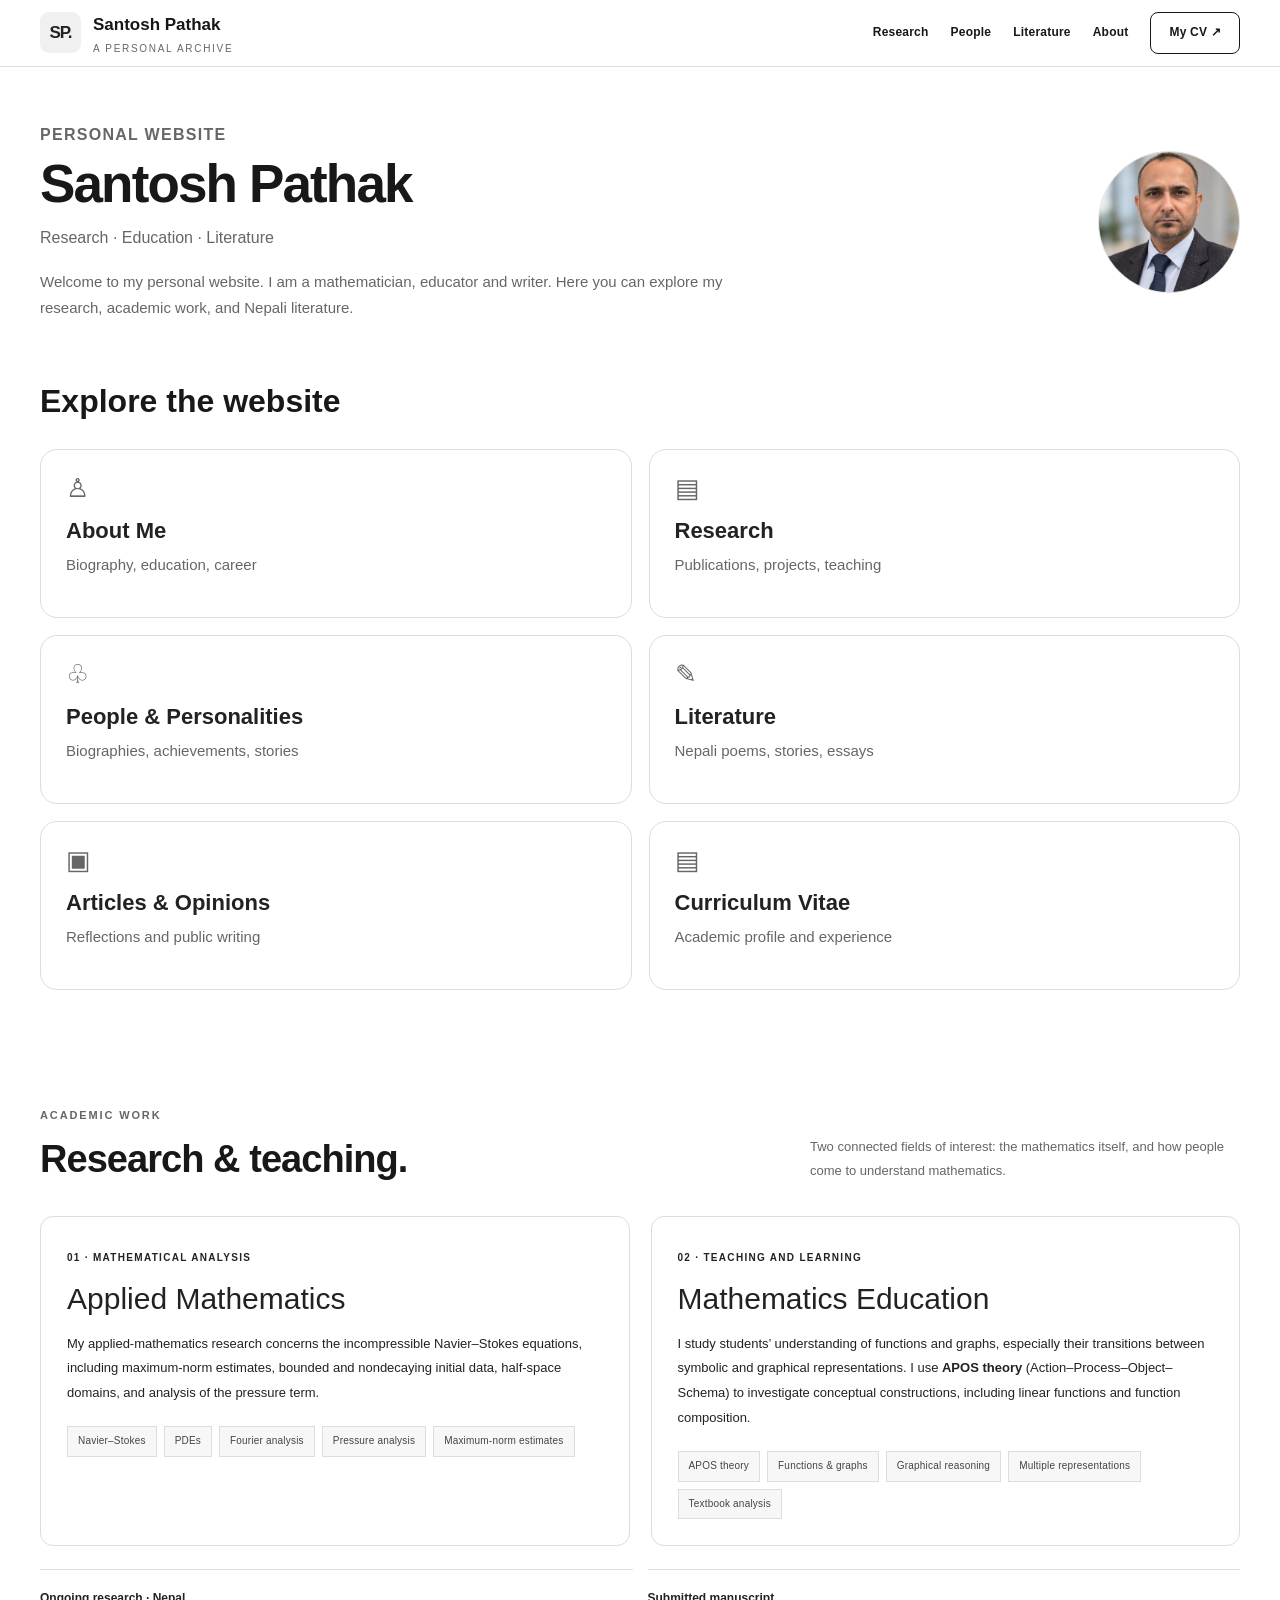
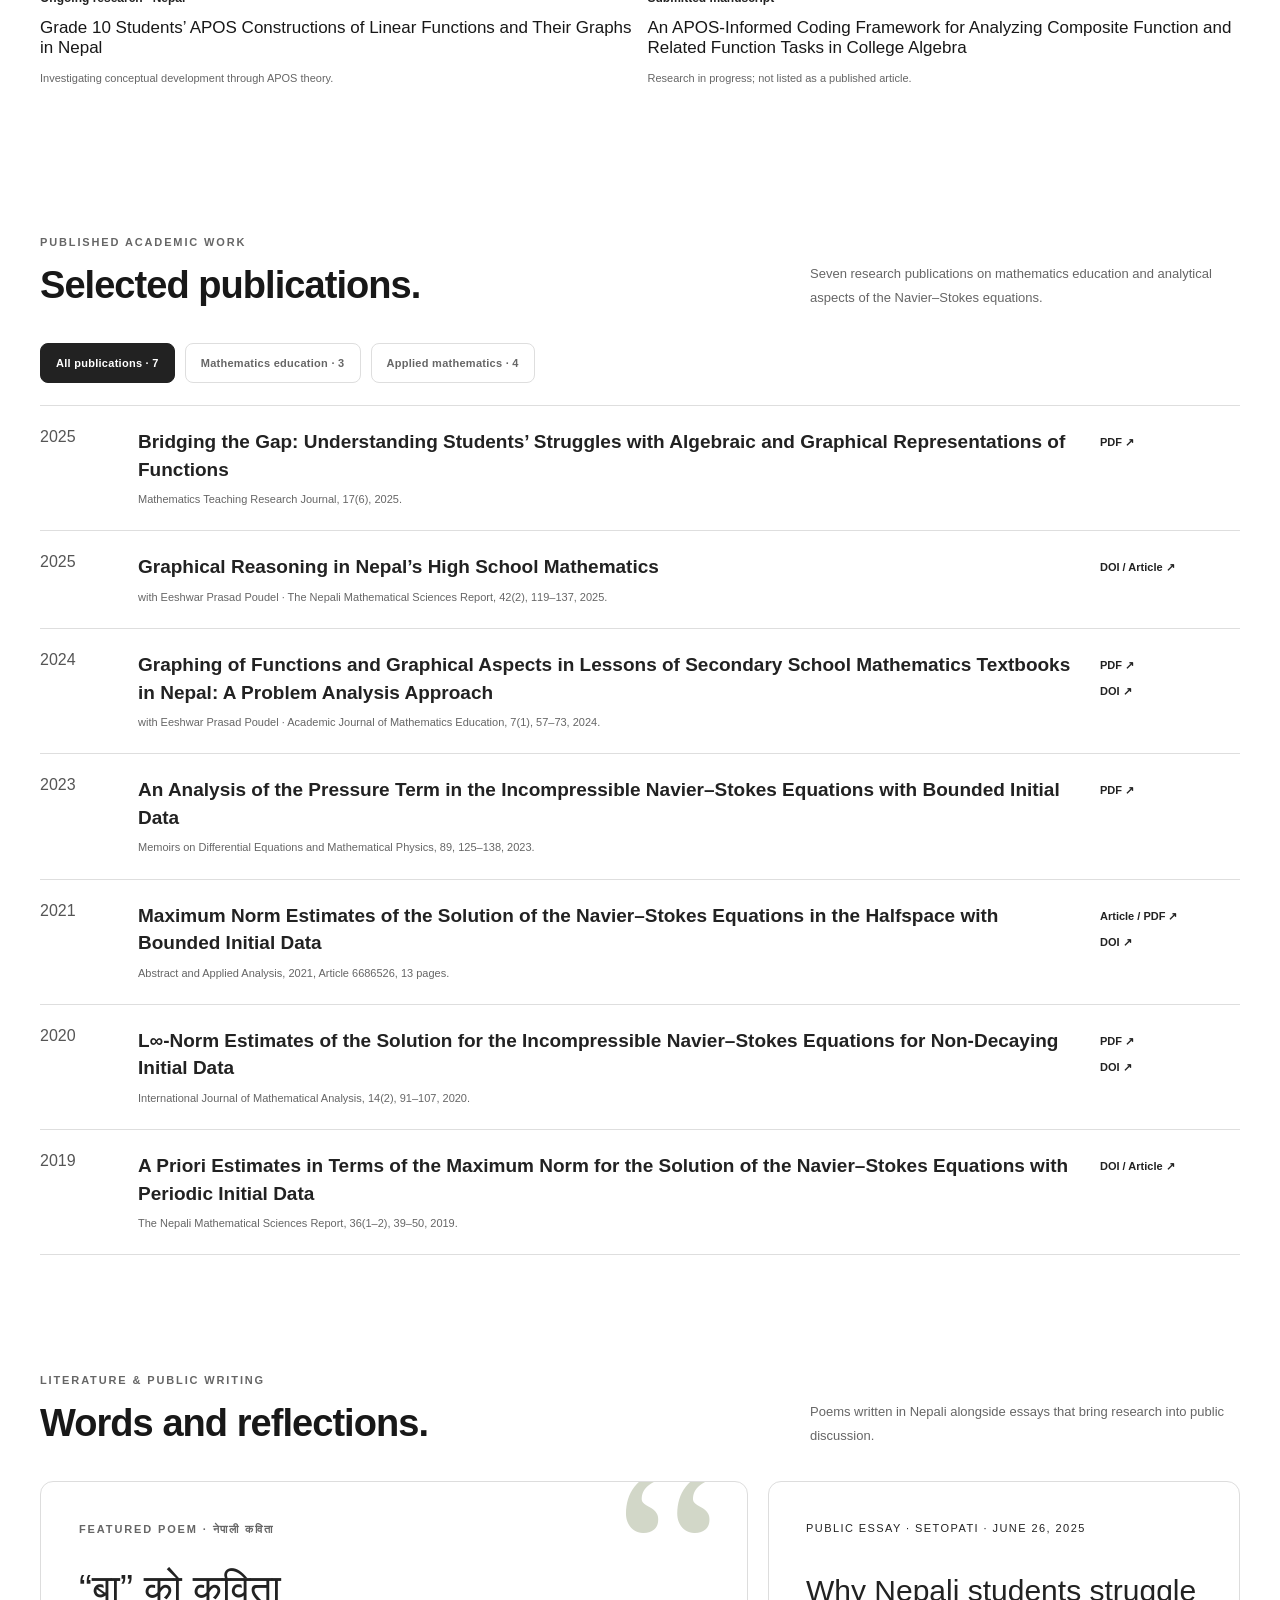
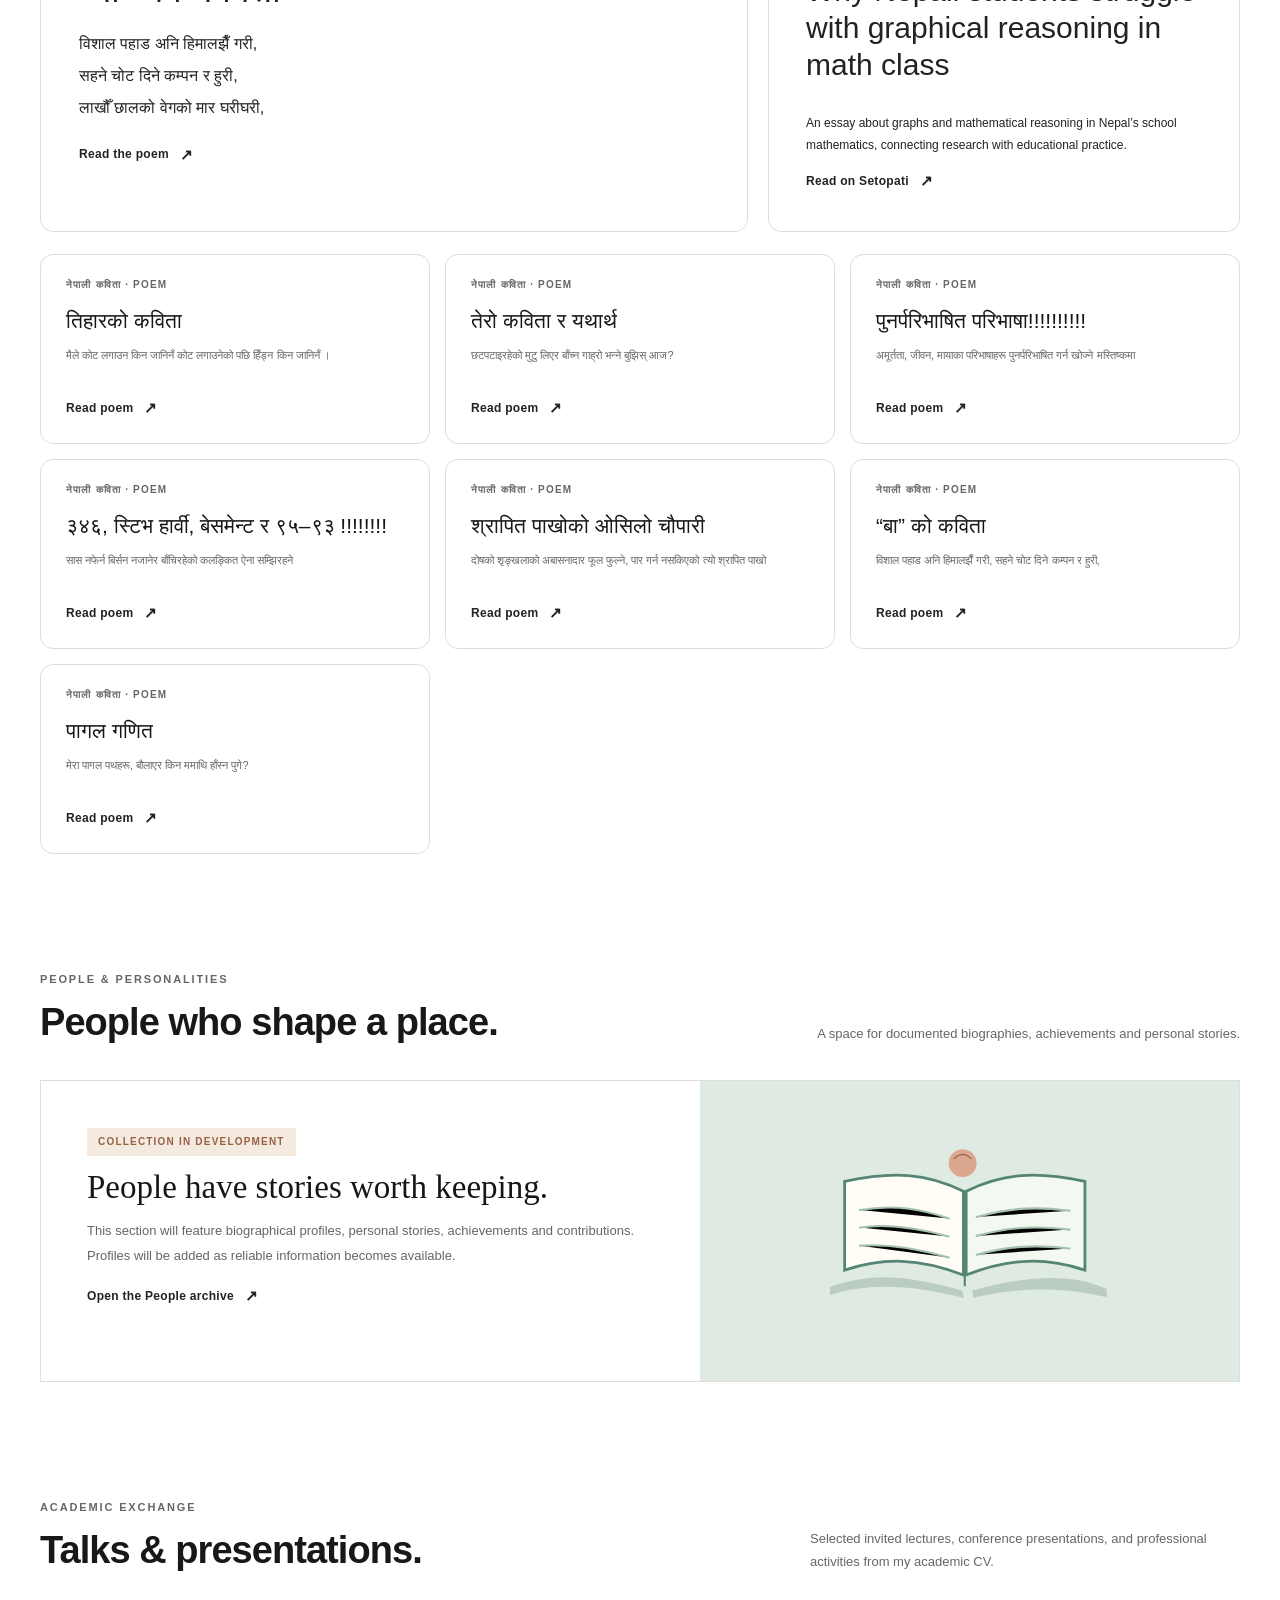
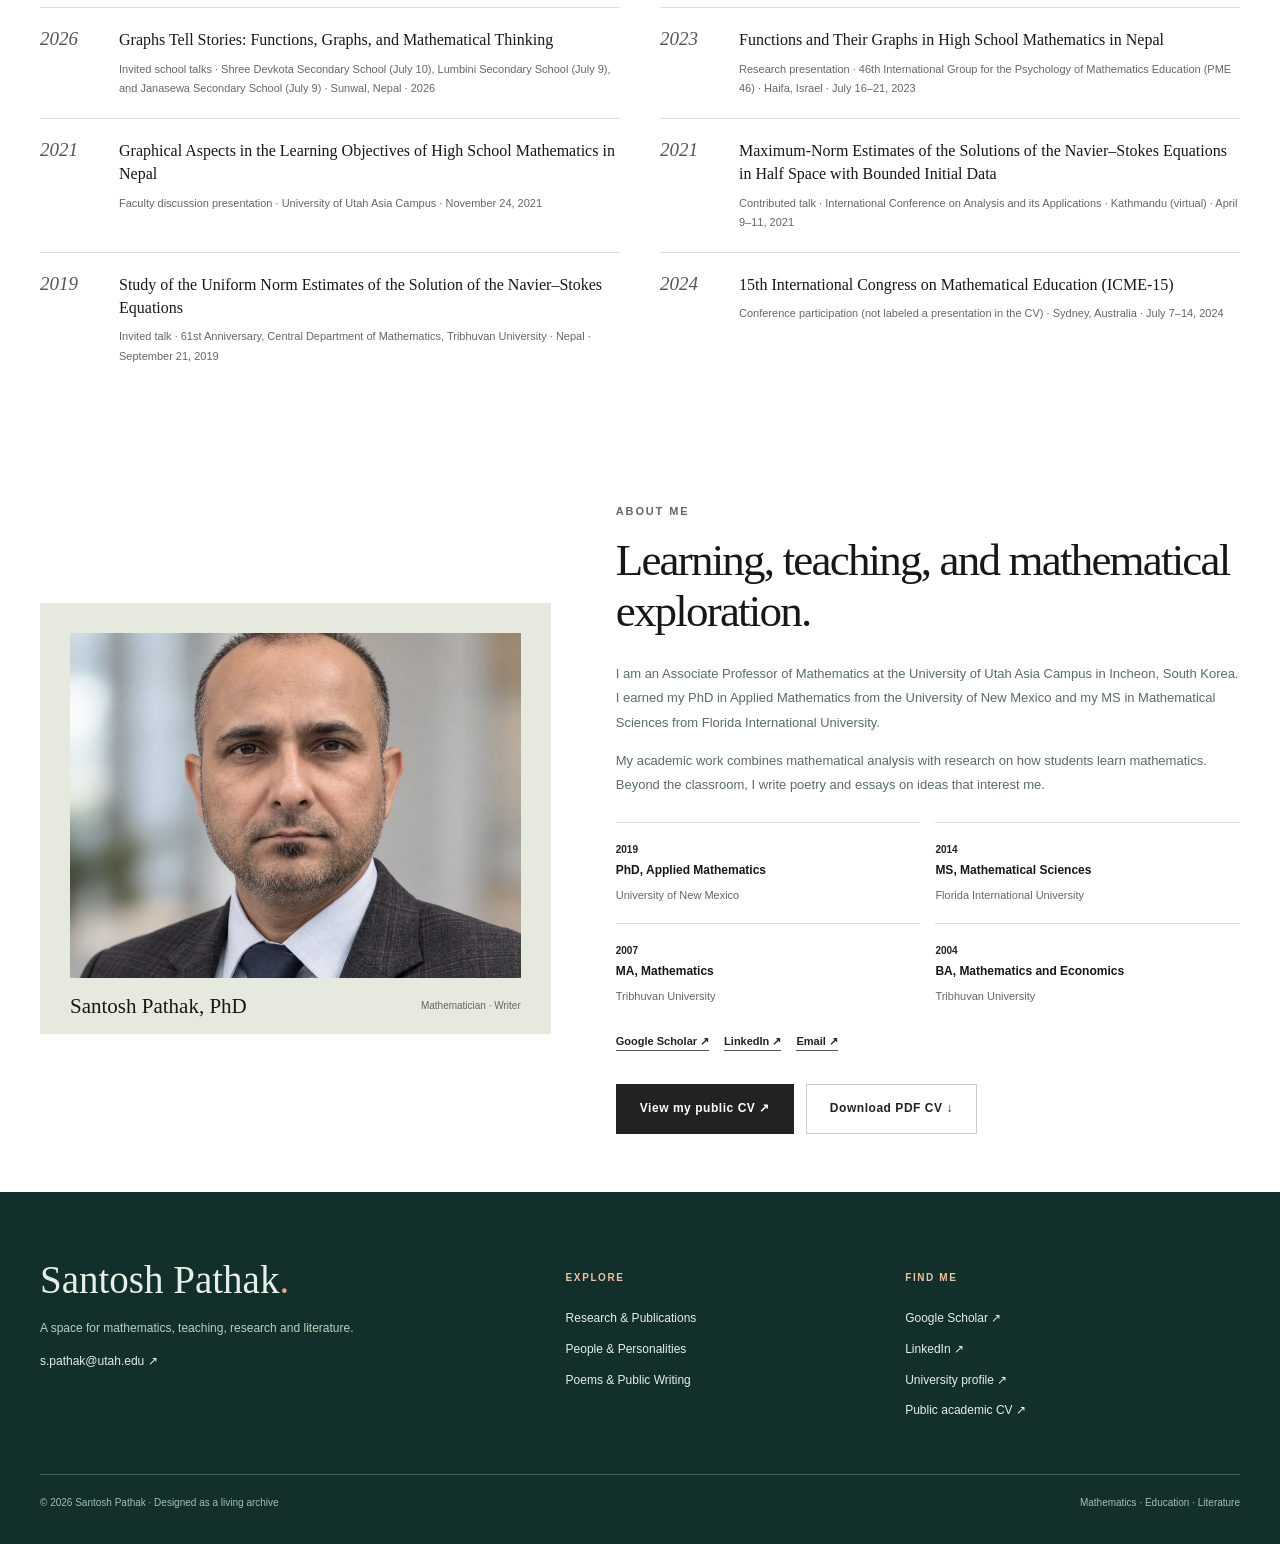
<file: index.html>
<!DOCTYPE html><html lang="en"><head><meta charset="UTF-8"><meta name="viewport" content="width=device-width, initial-scale=1"><meta name="color-scheme" content="light"><title>Santosh Pathak | Research, Education & Literature</title><meta name="description" content="Personal website of Santosh Pathak: mathematics research, APOS theory, publications, teaching and Nepali literature."><link rel="stylesheet" href="assets/style.css"><meta name="google-site-verification" content="2Jnmi07mjMpfrEsdWiXnyQ7mpV4FewyRSOl_tkWa6Nk" /></head><body><a class="skip" href="#main">Skip to content</a><div class="topline"><div class="wrap"><span>Mathematics <i class="dot"></i> Education <i class="dot"></i> Literature</span><span>Academic work · Writing</span></div></div><header class="site-head"><nav class="wrap nav" aria-label="Main navigation">
<a class="brand" href="index.html" aria-label="Santosh Pathak homepage"><span class="brand-mark">SP.</span><span><span class="brand-name">Santosh Pathak</span><small class="brand-caption">A personal archive</small></span></a>
<button type="button" class="menu-toggle" aria-label="Toggle menu" aria-controls="site-menu" aria-expanded="false">☰</button>
<div class="navlinks" id="site-menu"><a href="index.html#research">Research</a><a href="index.html#people">People</a><a href="index.html#writing">Literature</a><a href="index.html#about">About</a><a href="cv.html" class="nav-cta">My CV ↗</a></div>
</nav></header><main id="main">
<section class="simple-intro" id="top"><div class="wrap simple-intro-inner"><div><p class="simple-eyebrow">Personal website</p><h1>Santosh Pathak</h1><p>Research · Education · Literature</p><p class="simple-lead">Welcome to my personal website. I am a mathematician, educator and writer. Here you can explore my research, academic work, and Nepali literature.</p></div><img src="assets/santosh-portrait.jpg" alt="Santosh Pathak" loading="eager"></div></section>
<section class="section simple-explore" id="explore"><div class="wrap"><h2>Explore the website</h2><div class="simple-grid"><a class="simple-tile" href="#about"><span class="simple-icon" aria-hidden="true">♙</span><strong>About Me</strong><span>Biography, education, career</span></a><a class="simple-tile" href="#research"><span class="simple-icon" aria-hidden="true">▤</span><strong>Research</strong><span>Publications, projects, teaching</span></a><a class="simple-tile" href="people/index.html"><span class="simple-icon" aria-hidden="true">♧</span><strong>People &amp; Personalities</strong><span>Biographies, achievements, stories</span></a><a class="simple-tile" href="#writing"><span class="simple-icon" aria-hidden="true">✎</span><strong>Literature</strong><span>Nepali poems, stories, essays</span></a><a class="simple-tile" href="#writing"><span class="simple-icon" aria-hidden="true">▣</span><strong>Articles &amp; Opinions</strong><span>Reflections and public writing</span></a><a class="simple-tile" href="cv.html"><span class="simple-icon" aria-hidden="true">▤</span><strong>Curriculum Vitae</strong><span>Academic profile and experience</span></a></div></div></section>
<section class="section alt" id="research"><div class="wrap"><div class="section-title"><div><div class="kicker">Academic work</div><h2>Research & teaching.</h2></div><p>Two connected fields of interest: the mathematics itself, and how people come to understand mathematics.</p></div><div class="two-up"><div class="research-card"><small>01 · Mathematical analysis</small><h3>Applied Mathematics</h3><p>My applied-mathematics research concerns the incompressible Navier–Stokes equations, including maximum-norm estimates, bounded and nondecaying initial data, half-space domains, and analysis of the pressure term.</p><div class="tags"><span class="tag">Navier–Stokes</span><span class="tag">PDEs</span><span class="tag">Fourier analysis</span><span class="tag">Pressure analysis</span><span class="tag">Maximum-norm estimates</span></div></div><div class="research-card alt-card"><small>02 · Teaching and learning</small><h3>Mathematics Education</h3><p>I study students’ understanding of functions and graphs, especially their transitions between symbolic and graphical representations. I use <strong>APOS theory</strong> (Action–Process–Object–Schema) to investigate conceptual constructions, including linear functions and function composition.</p><div class="tags"><span class="tag">APOS theory</span><span class="tag">Functions & graphs</span><span class="tag">Graphical reasoning</span><span class="tag">Multiple representations</span><span class="tag">Textbook analysis</span></div></div></div><div class="project-note"><div><b>Ongoing research · Nepal</b><strong>Grade 10 Students’ APOS Constructions of Linear Functions and Their Graphs in Nepal</strong><p>Investigating conceptual development through APOS theory.</p></div><div><b>Submitted manuscript</b><strong>An APOS-Informed Coding Framework for Analyzing Composite Function and Related Function Tasks in College Algebra</strong><p>Research in progress; not listed as a published article.</p></div></div></div></section>
<section class="section" id="publications"><div class="wrap"><div class="section-title"><div><div class="kicker">Published academic work</div><h2>Selected publications.</h2></div><p>Seven research publications on mathematics education and analytical aspects of the Navier–Stokes equations.</p></div><div class="pub-toolbar" role="group" aria-label="Filter publications"><button class="filter active" type="button" data-publication-filter="all" aria-pressed="true">All publications · 7</button><button class="filter" type="button" data-publication-filter="education" aria-pressed="false">Mathematics education · 3</button><button class="filter" type="button" data-publication-filter="applied" aria-pressed="false">Applied mathematics · 4</button></div><div class="pub-list"><article class="pub-item" data-pub-category="education"><span class="year">2025</span><div><h3>Bridging the Gap: Understanding Students’ Struggles with Algebraic and Graphical Representations of Functions</h3><p>Mathematics Teaching Research Journal, 17(6), 2025.</p></div><div><a target="_blank" rel="noopener noreferrer" href="https://s3.amazonaws.com/files.commons.gc.cuny.edu/wp-content/blogs.dir/34462/files/2026/01/14.-Pathak-vol17no6.pdf">PDF ↗</a></div></article><article class="pub-item" data-pub-category="education"><span class="year">2025</span><div><h3>Graphical Reasoning in Nepal’s High School Mathematics</h3><p>with Eeshwar Prasad Poudel · The Nepali Mathematical Sciences Report, 42(2), 119–137, 2025.</p></div><div><a target="_blank" rel="noopener noreferrer" href="https://doi.org/10.3126/nmsr.v42i2.88545">DOI / Article ↗</a></div></article><article class="pub-item" data-pub-category="education"><span class="year">2024</span><div><h3>Graphing of Functions and Graphical Aspects in Lessons of Secondary School Mathematics Textbooks in Nepal: A Problem Analysis Approach</h3><p>with Eeshwar Prasad Poudel · Academic Journal of Mathematics Education, 7(1), 57–73, 2024.</p></div><div><a target="_blank" rel="noopener noreferrer" href="https://nepjol.info/index.php/ajme/article/download/81459/62437/236606">PDF ↗</a><br><a target="_blank" rel="noopener noreferrer" href="https://doi.org/10.3126/ajme.v7i1.81459">DOI ↗</a></div></article><article class="pub-item" data-pub-category="applied"><span class="year">2023</span><div><h3>An Analysis of the Pressure Term in the Incompressible Navier–Stokes Equations with Bounded Initial Data</h3><p>Memoirs on Differential Equations and Mathematical Physics, 89, 125–138, 2023.</p></div><div><a target="_blank" rel="noopener noreferrer" href="https://rmi.tsu.ge/jeomj/memoirs/vol89/vol89-8.pdf">PDF ↗</a></div></article><article class="pub-item" data-pub-category="applied"><span class="year">2021</span><div><h3>Maximum Norm Estimates of the Solution of the Navier–Stokes Equations in the Halfspace with Bounded Initial Data</h3><p>Abstract and Applied Analysis, 2021, Article 6686526, 13 pages.</p></div><div><a target="_blank" rel="noopener noreferrer" href="https://onlinelibrary.wiley.com/doi/10.1155/2021/6686526">Article / PDF ↗</a><br><a target="_blank" rel="noopener noreferrer" href="https://doi.org/10.1155/2021/6686526">DOI ↗</a></div></article><article class="pub-item" data-pub-category="applied"><span class="year">2020</span><div><h3>L∞-Norm Estimates of the Solution for the Incompressible Navier–Stokes Equations for Non-Decaying Initial Data</h3><p>International Journal of Mathematical Analysis, 14(2), 91–107, 2020.</p></div><div><a target="_blank" rel="noopener noreferrer" href="https://www.m-hikari.com/ijma/ijma-2020/ijma-1-4-2020/p/pathakIJMA1-4-2020.pdf">PDF ↗</a><br><a target="_blank" rel="noopener noreferrer" href="https://doi.org/10.12988/ijma.2020.91285">DOI ↗</a></div></article><article class="pub-item" data-pub-category="applied"><span class="year">2019</span><div><h3>A Priori Estimates in Terms of the Maximum Norm for the Solution of the Navier–Stokes Equations with Periodic Initial Data</h3><p>The Nepali Mathematical Sciences Report, 36(1–2), 39–50, 2019.</p></div><div><a target="_blank" rel="noopener noreferrer" href="https://doi.org/10.3126/nmsr.v36i1-2.29969">DOI / Article ↗</a></div></article></div></div></section>
<section class="section alt" id="writing"><div class="wrap"><div class="section-title"><div><div class="kicker">Literature & public writing</div><h2>Words and reflections.</h2></div><p>Poems written in Nepali alongside essays that bring research into public discussion.</p></div><div class="writing-feature"><a class="featured-poem" href="literature/baa-ko-kavita.html"><div class="kicker">Featured poem · नेपाली कविता</div><h3 lang="ne">“बा” को कविता</h3><p lang="ne">विशाल पहाड अनि हिमालझैँ गरी,<br>सहने चोट दिने कम्पन र हुरी,<br>लाखौँ छालको वेगको मार घरीघरी,</p><span class="arrow-link">Read the poem</span></a><div class="article-feature"><small>Public essay · Setopati · June 26, 2025</small><h3>Why Nepali students struggle with graphical reasoning in math class</h3><p>An essay about graphs and mathematical reasoning in Nepal’s school mathematics, connecting research with educational practice.</p><a class="arrow-link" target="_blank" rel="noopener noreferrer" href="https://en.setopati.com/blog/164807">Read on Setopati</a></div></div><div class="poem-grid"><a class="poem-card" href="literature/tiharko-kavita.html"><small>नेपाली कविता · Poem</small><h3 lang="ne">तिहारको कविता</h3><p lang="ne">मैले कोट लगाउन किन जानिनँ कोट लगाउनेको पछि हिँड्न किन जानिनँ ।</p><span class="arrow-link">Read poem</span></a><a class="poem-card" href="literature/tero-kavita-ra-yathartha.html"><small>नेपाली कविता · Poem</small><h3 lang="ne">तेरो कविता र यथार्थ</h3><p lang="ne">छटपटाइरहेको मुटु लिएर बाँच्न गाह्रो भन्ने बुझिस् आज?</p><span class="arrow-link">Read poem</span></a><a class="poem-card" href="literature/punarparibhashit-paribhasha.html"><small>नेपाली कविता · Poem</small><h3 lang="ne">पुनर्परिभाषित परिभाषा!!!!!!!!!!</h3><p lang="ne">अमूर्तता, जीवन, मायाका परिभाषाहरू पुनर्परिभाषित गर्न खोज्ने मस्तिष्कमा</p><span class="arrow-link">Read poem</span></a><a class="poem-card" href="literature/346-steve-harvey-basement-95-93.html"><small>नेपाली कविता · Poem</small><h3 lang="ne">३४६, स्टिभ हार्वी, बेसमेन्ट र ९५–९३ !!!!!!!!</h3><p lang="ne">सास नफेर्न बिर्सन नजानेर बाँचिरहेको कलङ्कित ऐना सम्झिरहने</p><span class="arrow-link">Read poem</span></a><a class="poem-card" href="literature/shrapit-pakhoko-osilo-chautari.html"><small>नेपाली कविता · Poem</small><h3 lang="ne">श्रापित पाखोको ओसिलो चौपारी</h3><p lang="ne">दोषको शृङ्खलाको अबासनादार फूल फुल्ने, पार गर्न नसकिएको त्यो श्रापित पाखो</p><span class="arrow-link">Read poem</span></a><a class="poem-card" href="literature/baa-ko-kavita.html"><small>नेपाली कविता · Poem</small><h3 lang="ne">“बा” को कविता</h3><p lang="ne">विशाल पहाड अनि हिमालझैँ गरी, सहने चोट दिने कम्पन र हुरी,</p><span class="arrow-link">Read poem</span></a><a class="poem-card" href="literature/pagal-ganit.html"><small>नेपाली कविता · Poem</small><h3 lang="ne">पागल गणित</h3><p lang="ne">मेरा पागल पथहरू, बौलाएर किन ममाथि हाँस्न पुगे?</p><span class="arrow-link">Read poem</span></a></div></div></section>
<section class="section" id="people"><div class="wrap"><div class="section-title"><div><div class="kicker">People & personalities</div><h2>People who shape a place.</h2></div><p>A space for documented biographies, achievements and personal stories.</p></div><div class="people-box"><div><span class="future-label">Collection in development</span><h3>People have stories worth keeping.</h3><p>This section will feature biographical profiles, personal stories, achievements and contributions. Profiles will be added as reliable information becomes available.</p><a class="arrow-link" href="people/index.html">Open the People archive</a></div><div class="people-art"><svg viewBox="0 0 480 290" role="img" aria-label="Illustration of an open book and community"><path d="M40 226c58-19 99-19 189 5l3 11c-76-20-140-22-192-4Z" fill="#bbcdc1"/><path d="M244 231c84-23 146-24 192-2v12c-69-17-139-13-191 1Z" fill="#bbcdc1"/><path d="M231 209c-64-25-115-25-170-7V75c70-15 117-12 170 14Z" fill="#fffdf5" stroke="#548575" stroke-width="4"/><path d="M235 209c64-25 115-25 170-7V75c-70-15-117-12-170 14Z" fill="#f3f8f1" stroke="#548575" stroke-width="4"/><path d="M233 89v136" stroke="#548575" stroke-width="3"/><g stroke="#a4c0ae" stroke-width="3" stroke-linecap="round"><path d="M83 116c53-9 92 0 127 12m-127 13c40-6 81 0 127 13m-127 13c47-3 88 6 127 17m40-58c45-12 79-16 133-9m-133 36c45-12 80-15 133-9m-133 36c45-12 80-15 133-9"/></g><circle cx="230" cy="49" r="20" fill="#dba88f"/><path d="M217 43q13-13 26 0" fill="none" stroke="#a36b58" stroke-width="2"/></svg></div></div></div></section>
<section class="section alt" id="presentations"><div class="wrap"><div class="section-title"><div><div class="kicker">Academic exchange</div><h2>Talks & presentations.</h2></div><p>Selected invited lectures, conference presentations, and professional activities from my academic CV.</p></div><div class="talks"><article class="talk"><div class="year">2026</div><div><h3>Graphs Tell Stories: Functions, Graphs, and Mathematical Thinking</h3><p>Invited school talks · Shree Devkota Secondary School (July 10), Lumbini Secondary School (July 9), and Janasewa Secondary School (July 9) · Sunwal, Nepal · 2026</p></div></article><article class="talk"><div class="year">2023</div><div><h3>Functions and Their Graphs in High School Mathematics in Nepal</h3><p>Research presentation · 46th International Group for the Psychology of Mathematics Education (PME 46) · Haifa, Israel · July 16–21, 2023</p></div></article><article class="talk"><div class="year">2021</div><div><h3>Graphical Aspects in the Learning Objectives of High School Mathematics in Nepal</h3><p>Faculty discussion presentation · University of Utah Asia Campus · November 24, 2021</p></div></article><article class="talk"><div class="year">2021</div><div><h3>Maximum-Norm Estimates of the Solutions of the Navier–Stokes Equations in Half Space with Bounded Initial Data</h3><p>Contributed talk · International Conference on Analysis and its Applications · Kathmandu (virtual) · April 9–11, 2021</p></div></article><article class="talk"><div class="year">2019</div><div><h3>Study of the Uniform Norm Estimates of the Solution of the Navier–Stokes Equations</h3><p>Invited talk · 61st Anniversary, Central Department of Mathematics, Tribhuvan University · Nepal · September 21, 2019</p></div></article><article class="talk"><div class="year">2024</div><div><h3>15th International Congress on Mathematical Education (ICME-15)</h3><p>Conference participation (not labeled a presentation in the CV) · Sydney, Australia · July 7–14, 2024</p></div></article></div></div></section>
<section class="section alt" id="about"><div class="wrap"><div class="about-panel"><div class="about-profile"><img src="assets/santosh-portrait.jpg" loading="lazy" alt="Santosh Pathak"><div class="profile-foot"><strong>Santosh Pathak, PhD</strong><span>Mathematician · Writer</span></div></div><div><div class="kicker">About me</div><h2>Learning, teaching, and mathematical exploration.</h2><p>I am an Associate Professor of Mathematics at the University of Utah Asia Campus in Incheon, South Korea. I earned my PhD in Applied Mathematics from the University of New Mexico and my MS in Mathematical Sciences from Florida International University.</p><p>My academic work combines mathematical analysis with research on how students learn mathematics. Beyond the classroom, I write poetry and essays on ideas that interest me.</p><div class="edu-mini"><div><small>2019</small><b>PhD, Applied Mathematics</b><span>University of New Mexico</span></div><div><small>2014</small><b>MS, Mathematical Sciences</b><span>Florida International University</span></div><div><small>2007</small><b>MA, Mathematics</b><span>Tribhuvan University</span></div><div><small>2004</small><b>BA, Mathematics and Economics</b><span>Tribhuvan University</span></div></div><div class="profile-links"><a target="_blank" rel="noopener noreferrer" href="https://scholar.google.com/citations?user=DdUifkQAAAAJ">Google Scholar ↗</a><a target="_blank" rel="noopener noreferrer" href="https://www.linkedin.com/in/santosh-pathak-phd-15ba9660/">LinkedIn ↗</a><a href="mailto:s.pathak@utah.edu">Email ↗</a></div><div class="hero-buttons"><a class="btn" href="cv.html">View my public CV ↗</a><a class="btn light" href="cv.html" download>Download PDF CV ↓</a></div></div></div></div></section>
</main><footer><div class="wrap"><div class="foot-grid"><div><div class="foot-brand">Santosh Pathak<span style="color:#e0a782">.</span></div><p>A space for mathematics, teaching, research and literature.</p><a href="mailto:s.pathak@utah.edu">s.pathak@utah.edu ↗</a></div><div><h4>Explore</h4><a href="index.html#research">Research & Publications</a><a href="people/index.html">People & Personalities</a><a href="index.html#writing">Poems & Public Writing</a></div><div><h4>Find me</h4><a target="_blank" rel="noopener noreferrer" href="https://scholar.google.com/citations?user=DdUifkQAAAAJ">Google Scholar ↗</a><a target="_blank" rel="noopener noreferrer" href="https://www.linkedin.com/in/santosh-pathak-phd-15ba9660/">LinkedIn ↗</a><a target="_blank" rel="noopener noreferrer" href="https://asiacampus.utah.edu/faculty-directory/santosh-pathak/">University profile ↗</a><a href="cv.html">Public academic CV ↗</a></div></div><div class="foot-lower"><div>© 2026 Santosh Pathak · Designed as a living archive</div><div>Mathematics · Education · Literature</div></div></div></footer><script defer src="assets/app.js"></script></body></html>
</file>
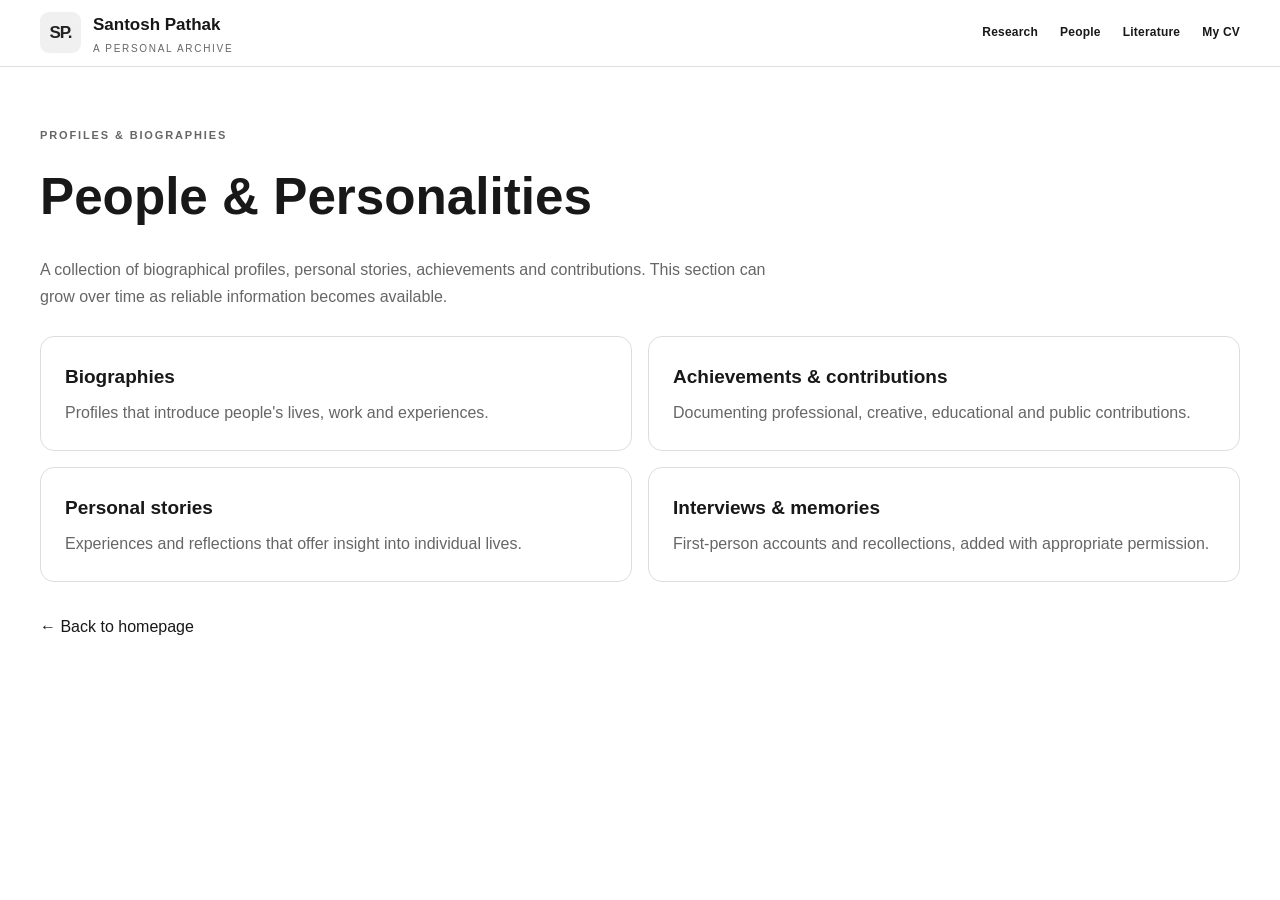
<file: people/index.html>
<!doctype html>
<html lang="en"><head><meta charset="utf-8"><meta name="viewport" content="width=device-width,initial-scale=1">
<title>People & Personalities | Santosh Pathak</title>
<meta name="description" content="Biographical profiles, achievements and stories about people and their contributions.">
<link rel="stylesheet" href="../assets/style.css">
<style>
.people-page{padding:48px 0 72px}
.people-page h1{font-size:clamp(2rem,5vw,3.2rem);margin:0 0 12px}
.people-page .intro{color:#666;max-width:760px;line-height:1.7}
.people-nav{display:flex;gap:18px;flex-wrap:wrap;padding:16px 0;border-bottom:1px solid #ddd}
.people-nav a{color:#333}
.people-grid{display:grid;grid-template-columns:repeat(2,minmax(0,1fr));gap:16px;margin-top:26px}
.people-card{padding:24px;border:1px solid #ddd;border-radius:14px;background:#fff}
.people-card h2{font-size:19px;margin:0 0 8px}
.people-card p{margin:0;color:#666;line-height:1.6}
@media(max-width:640px){.people-grid{grid-template-columns:1fr}}
</style></head>
<body><header class="site-head"><nav class="wrap nav"><a class="brand" href="../index.html"><span class="brand-mark">SP.</span><span><span class="brand-name">Santosh Pathak</span><small class="brand-caption">A personal archive</small></span></a><div class="navlinks"><a href="../index.html#research">Research</a><a href="../index.html#people">People</a><a href="../index.html#writing">Literature</a><a href="../cv.html">My CV</a></div></nav></header>
<main class="wrap people-page"><p class="kicker">Profiles & biographies</p><h1>People & Personalities</h1><p class="intro">A collection of biographical profiles, personal stories, achievements and contributions. This section can grow over time as reliable information becomes available.</p>
<div class="people-grid"><article class="people-card"><h2>Biographies</h2><p>Profiles that introduce people's lives, work and experiences.</p></article><article class="people-card"><h2>Achievements & contributions</h2><p>Documenting professional, creative, educational and public contributions.</p></article><article class="people-card"><h2>Personal stories</h2><p>Experiences and reflections that offer insight into individual lives.</p></article><article class="people-card"><h2>Interviews & memories</h2><p>First-person accounts and recollections, added with appropriate permission.</p></article></div>
<p style="margin-top:32px"><a href="../index.html">← Back to homepage</a></p></main></body></html>
</file>
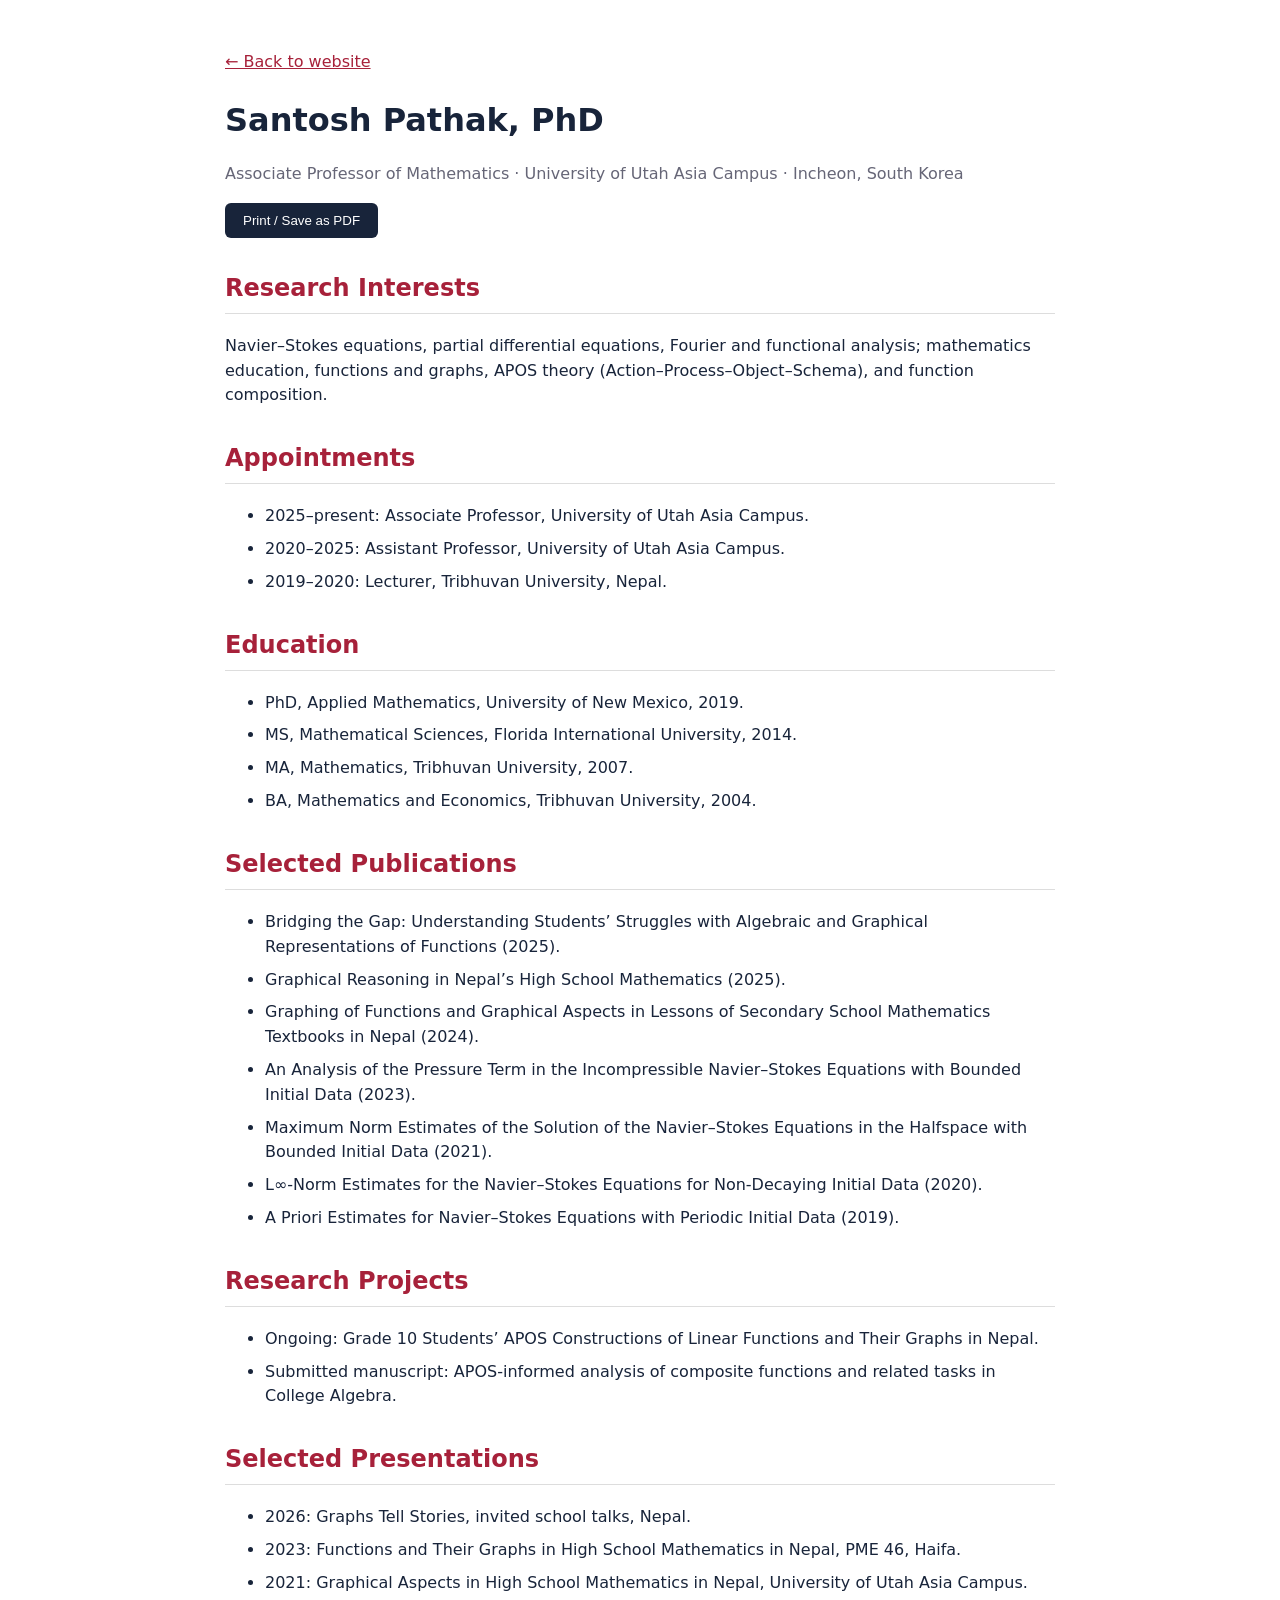
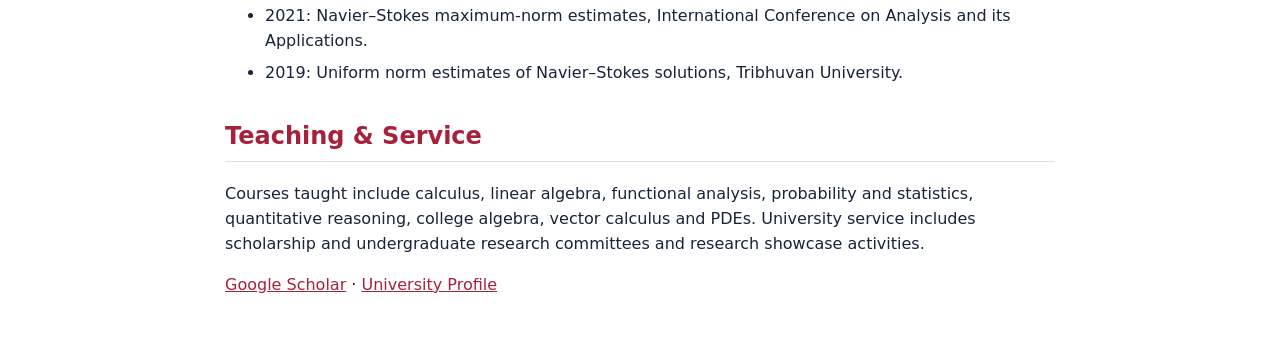
<file: cv.html>
<!doctype html><html lang="en"><head><meta charset="utf-8"><meta name="viewport" content="width=device-width, initial-scale=1"><title>Public CV | Santosh Pathak</title><style>body{font-family:system-ui,sans-serif;max-width:830px;margin:50px auto;padding:0 20px;color:#18243a;line-height:1.55}h1{margin-bottom:0}h2{border-bottom:1px solid #ddd;padding-bottom:6px;margin-top:32px;color:#a7213a}li{margin:8px 0}a{color:#a7213a}.sub{color:#667}button{padding:10px 18px;background:#18243a;color:white;border:0;border-radius:6px;cursor:pointer}@media print{button,.back{display:none}} </style></head><body><p class="back"><a href="./#cv">← Back to website</a></p><h1>Santosh Pathak, PhD</h1><p class="sub">Associate Professor of Mathematics · University of Utah Asia Campus · Incheon, South Korea</p><button onclick="window.print()">Print / Save as PDF</button><h2>Research Interests</h2><p>Navier–Stokes equations, partial differential equations, Fourier and functional analysis; mathematics education, functions and graphs, APOS theory (Action–Process–Object–Schema), and function composition.</p><h2>Appointments</h2><ul><li>2025–present: Associate Professor, University of Utah Asia Campus.</li><li>2020–2025: Assistant Professor, University of Utah Asia Campus.</li><li>2019–2020: Lecturer, Tribhuvan University, Nepal.</li></ul><h2>Education</h2><ul><li>PhD, Applied Mathematics, University of New Mexico, 2019.</li><li>MS, Mathematical Sciences, Florida International University, 2014.</li><li>MA, Mathematics, Tribhuvan University, 2007.</li><li>BA, Mathematics and Economics, Tribhuvan University, 2004.</li></ul><h2>Selected Publications</h2><ul><li>Bridging the Gap: Understanding Students’ Struggles with Algebraic and Graphical Representations of Functions (2025).</li><li>Graphical Reasoning in Nepal’s High School Mathematics (2025).</li><li>Graphing of Functions and Graphical Aspects in Lessons of Secondary School Mathematics Textbooks in Nepal (2024).</li><li>An Analysis of the Pressure Term in the Incompressible Navier–Stokes Equations with Bounded Initial Data (2023).</li><li>Maximum Norm Estimates of the Solution of the Navier–Stokes Equations in the Halfspace with Bounded Initial Data (2021).</li><li>L∞-Norm Estimates for the Navier–Stokes Equations for Non-Decaying Initial Data (2020).</li><li>A Priori Estimates for Navier–Stokes Equations with Periodic Initial Data (2019).</li></ul><h2>Research Projects</h2><ul><li>Ongoing: Grade 10 Students’ APOS Constructions of Linear Functions and Their Graphs in Nepal.</li><li>Submitted manuscript: APOS-informed analysis of composite functions and related tasks in College Algebra.</li></ul><h2>Selected Presentations</h2><ul><li>2026: Graphs Tell Stories, invited school talks, Nepal.</li><li>2023: Functions and Their Graphs in High School Mathematics in Nepal, PME 46, Haifa.</li><li>2021: Graphical Aspects in High School Mathematics in Nepal, University of Utah Asia Campus.</li><li>2021: Navier–Stokes maximum-norm estimates, International Conference on Analysis and its Applications.</li><li>2019: Uniform norm estimates of Navier–Stokes solutions, Tribhuvan University.</li></ul><h2>Teaching & Service</h2><p>Courses taught include calculus, linear algebra, functional analysis, probability and statistics, quantitative reasoning, college algebra, vector calculus and PDEs. University service includes scholarship and undergraduate research committees and research showcase activities.</p><p><a href="https://scholar.google.com/citations?user=DdUifkQAAAAJ">Google Scholar</a> · <a href="https://asiacampus.utah.edu/faculty-directory/santosh-pathak/">University Profile</a></p></body></html>
</file>
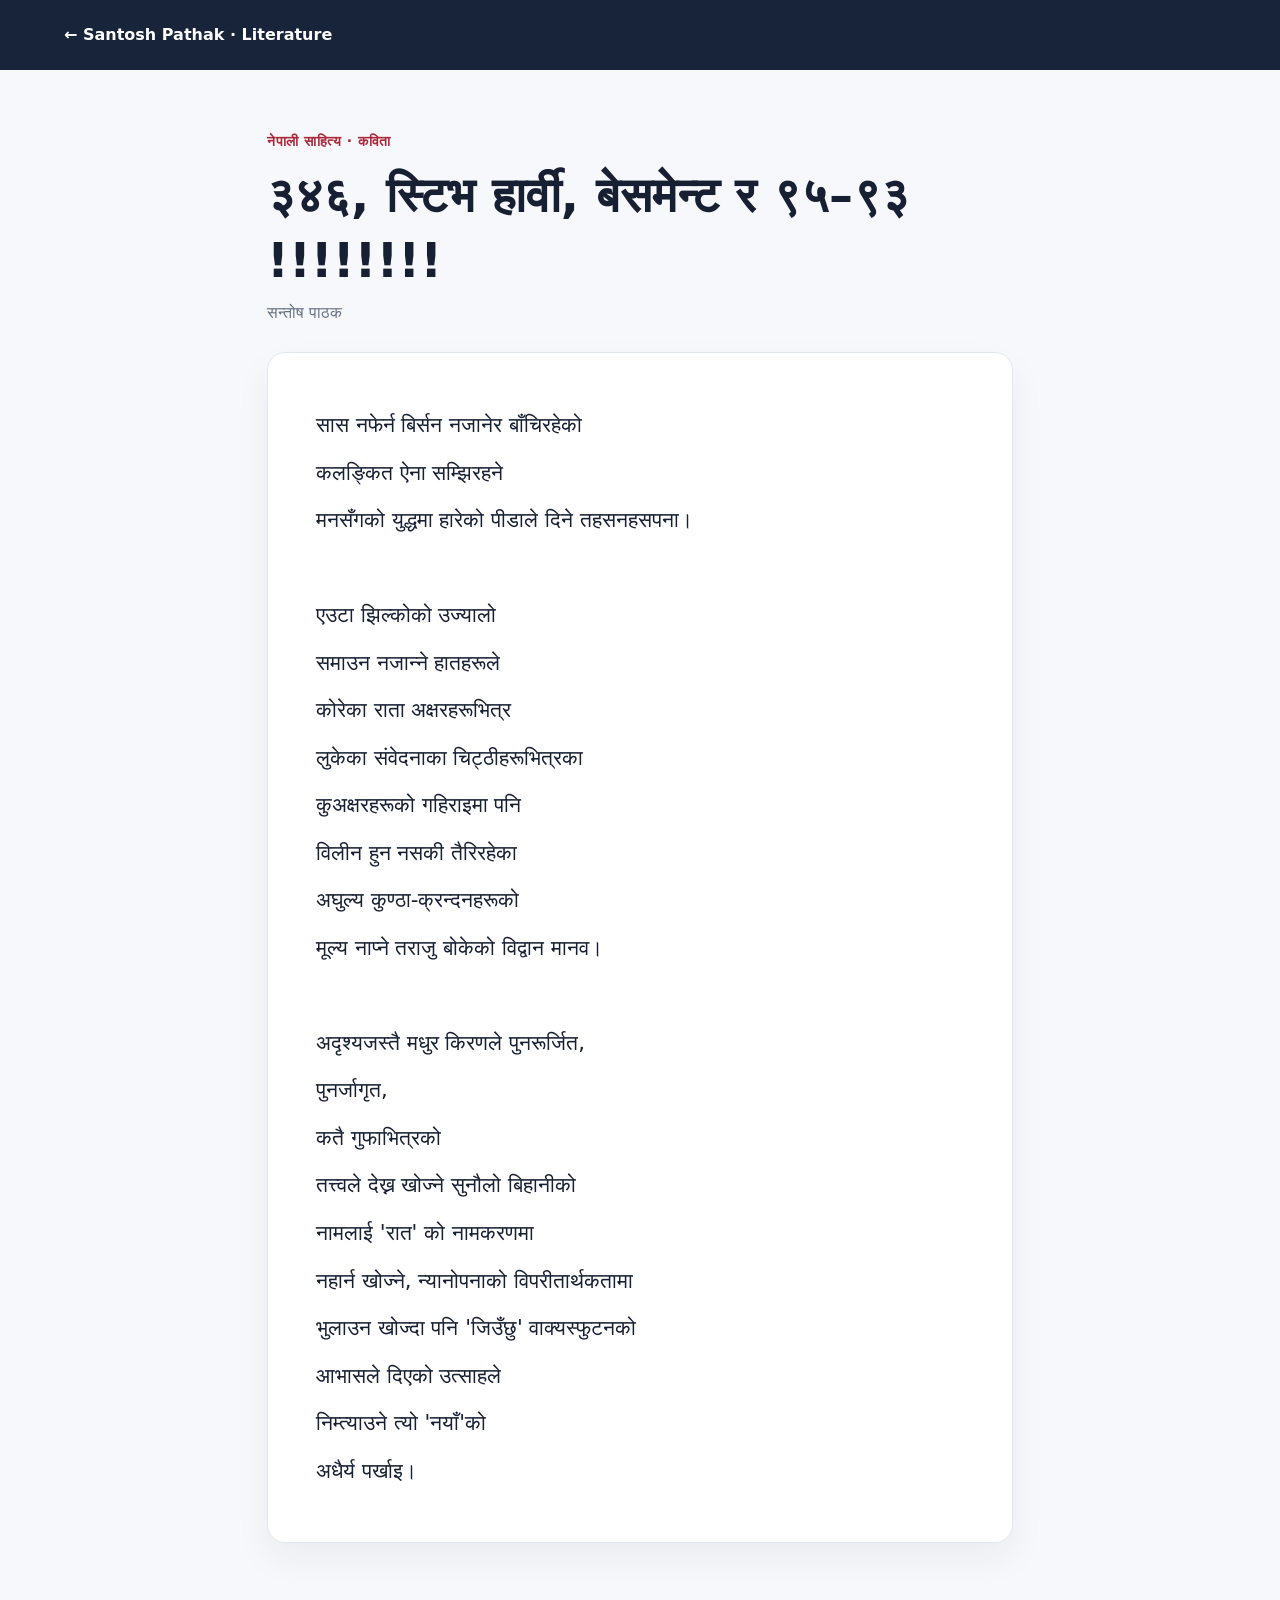
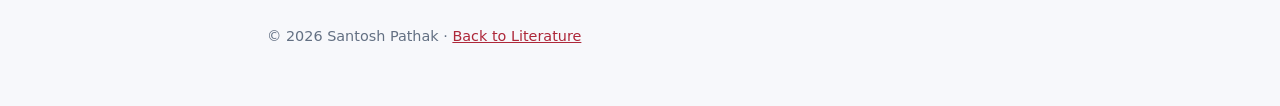
<file: literature/346-steve-harvey-basement-95-93.html>
<!doctype html>
<html lang="ne">
<head>
<meta charset="utf-8">
<meta name="viewport" content="width=device-width, initial-scale=1">
<title>३४६, स्टिभ हार्वी, बेसमेन्ट र ९५–९३ !!!!!!!! | सन्तोष पाठक</title>
<meta name="description" content="सन्तोष पाठकद्वारा लिखित नेपाली कविता — ३४६, स्टिभ हार्वी, बेसमेन्ट र ९५–९३ !!!!!!!!।">
<link rel="canonical" href="https://spathak2039-boop.github.io/literature/346-steve-harvey-basement-95-93.html">
<style>
:root{color-scheme:light}*{box-sizing:border-box}
body{margin:0;background:#f7f8fb;color:#172033;font-family:"Noto Sans Devanagari","Nirmala UI","Kohinoor Devanagari",system-ui,sans-serif;line-height:1.9}
header{background:#17243a;color:#fff;padding:20px 5%}header a{color:#fff;text-decoration:none;font-weight:700}
main{max-width:790px;margin:58px auto 80px;padding:0 22px}
.pill{font-size:14px;color:#ac2739;font-weight:750;letter-spacing:.04em}
h1{font-size:clamp(2rem,5vw,3rem);line-height:1.35;margin:8px 0 5px}
.byline{font-size:1rem;color:#647084;margin-bottom:24px}
.paper{background:white;border:1px solid #e2e7ed;border-radius:18px;box-shadow:0 16px 36px rgba(15,35,55,.055);padding:clamp(22px,5vw,48px)}
.poem{white-space:pre-wrap;font-size:clamp(1.11rem,2.25vw,1.32rem);line-height:2.25;margin:0}
footer{max-width:790px;margin:0 auto 55px;padding:0 22px;color:#637083;font-size:.9rem}footer a{color:#ad2739}a:hover{text-decoration:underline}
</style>
</head>
<body>
<header><a href="../index.html#literature">← Santosh Pathak · Literature</a></header>
<main>
<div class="pill">नेपाली साहित्य · कविता</div>
<h1>३४६, स्टिभ हार्वी, बेसमेन्ट र ९५–९३ !!!!!!!!</h1>
<div class="byline">सन्तोष पाठक</div>
<article class="paper"><div class="poem">सास नफेर्न बिर्सन नजानेर बाँचिरहेको
कलङ्कित ऐना सम्झिरहने
मनसँगको युद्धमा हारेको पीडाले दिने तहसनहसपना।

एउटा झिल्कोको उज्यालो
समाउन नजान्ने हातहरूले
कोरेका राता अक्षरहरूभित्र
लुकेका संवेदनाका चिट्ठीहरूभित्रका
कुअक्षरहरूको गहिराइमा पनि
विलीन हुन नसकी तैरिरहेका
अघुल्य कुण्ठा-क्रन्दनहरूको
मूल्य नाप्ने तराजु बोकेको विद्वान मानव।

अदृश्यजस्तै मधुर किरणले पुनरूर्जित,
पुनर्जागृत,
कतै गुफाभित्रको
तत्त्वले देख्न खोज्ने सुनौलो बिहानीको
नामलाई 'रात' को नामकरणमा
नहार्न खोज्ने, न्यानोपनाको विपरीतार्थकतामा
भुलाउन खोज्दा पनि 'जिउँछु' वाक्यस्फुटनको
आभासले दिएको उत्साहले
निम्त्याउने त्यो 'नयाँ'को
अधैर्य पर्खाइ।</div></article>
</main>
<footer>© 2026 Santosh Pathak · <a href="../index.html#literature">Back to Literature</a></footer>
</body>
</html>
</file>
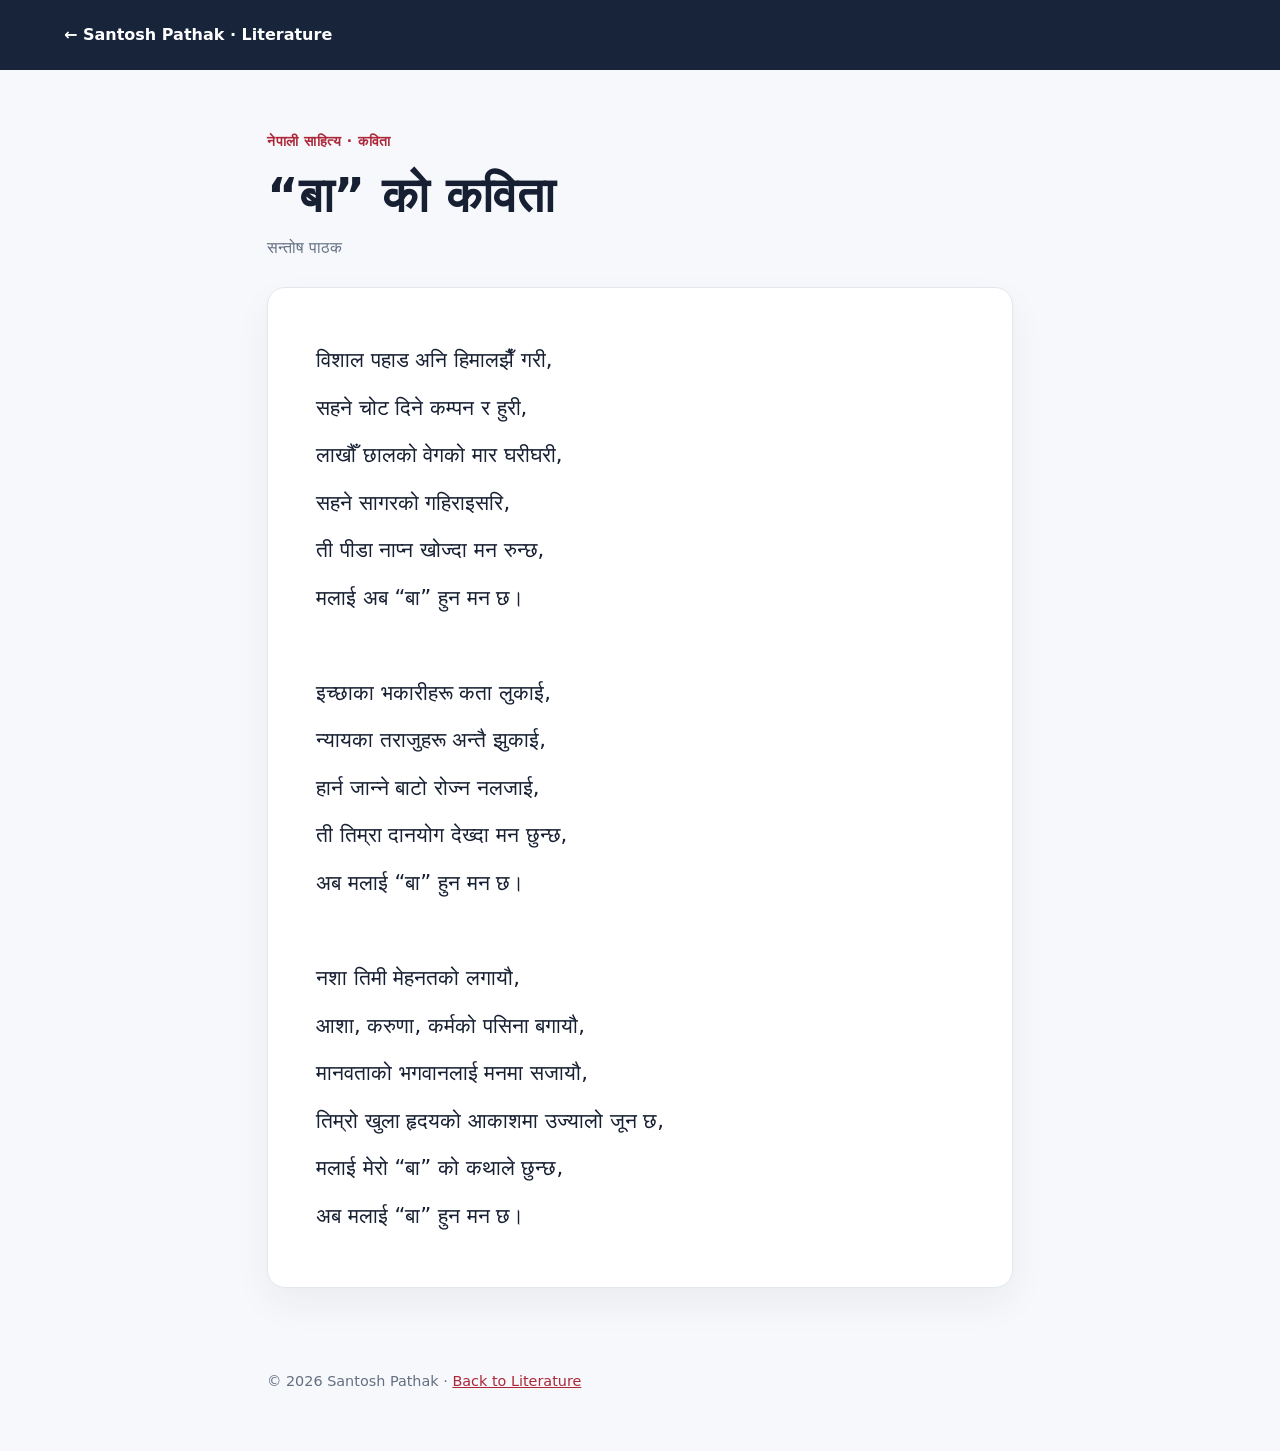
<file: literature/baa-ko-kavita.html>
<!doctype html>
<html lang="ne">
<head>
<meta charset="utf-8">
<meta name="viewport" content="width=device-width, initial-scale=1">
<title>“बा” को कविता | सन्तोष पाठक</title>
<meta name="description" content="सन्तोष पाठकद्वारा लिखित नेपाली कविता — “बा” को कविता।">
<link rel="canonical" href="https://spathak2039-boop.github.io/literature/baa-ko-kavita.html">
<style>
:root{color-scheme:light}*{box-sizing:border-box}body{margin:0;background:#f7f8fb;color:#172033;font-family:"Noto Sans Devanagari","Nirmala UI","Kohinoor Devanagari",system-ui,sans-serif;line-height:1.9}
header{background:#17243a;color:#fff;padding:20px 5%}header a{color:#fff;text-decoration:none;font-weight:700}main{max-width:790px;margin:58px auto 80px;padding:0 22px}
.pill{font-size:14px;color:#ac2739;font-weight:750;letter-spacing:.04em}h1{font-size:clamp(2rem,5vw,3rem);line-height:1.35;margin:8px 0 5px}
.byline{font-size:1rem;color:#647084;margin-bottom:24px}.paper{background:white;border:1px solid #e2e7ed;border-radius:18px;box-shadow:0 16px 36px rgba(15,35,55,.055);padding:clamp(22px,5vw,48px)}
.poem{white-space:pre-wrap;font-size:clamp(1.11rem,2.25vw,1.32rem);line-height:2.25;margin:0}
footer{max-width:790px;margin:0 auto 55px;padding:0 22px;color:#637083;font-size:.9rem}footer a{color:#ad2739}a:hover{text-decoration:underline}
</style>
</head>
<body>
<header><a href="../index.html#literature">← Santosh Pathak · Literature</a></header>
<main>
<div class="pill">नेपाली साहित्य · कविता</div>
<h1>“बा” को कविता</h1>
<div class="byline">सन्तोष पाठक</div>
<article class="paper"><div class="poem">विशाल पहाड अनि हिमालझैँ गरी,
सहने चोट दिने कम्पन र हुरी,
लाखौँ छालको वेगको मार घरीघरी,
सहने सागरको गहिराइसरि,
ती पीडा नाप्न खोज्दा मन रुन्छ,
मलाई अब “बा” हुन मन छ।

इच्छाका भकारीहरू कता लुकाई,
न्यायका तराजुहरू अन्तै झुकाई,
हार्न जान्ने बाटो रोज्न नलजाई,
ती तिम्रा दानयोग देख्दा मन छुन्छ,
अब मलाई “बा” हुन मन छ।

नशा तिमी मेहनतको लगायौ,
आशा, करुणा, कर्मको पसिना बगायौ,
मानवताको भगवानलाई मनमा सजायौ,
तिम्रो खुला हृदयको आकाशमा उज्यालो जून छ,
मलाई मेरो “बा” को कथाले छुन्छ,
अब मलाई “बा” हुन मन छ।</div></article>
</main>
<footer>© 2026 Santosh Pathak · <a href="../index.html#literature">Back to Literature</a></footer>
</body></html>
</file>
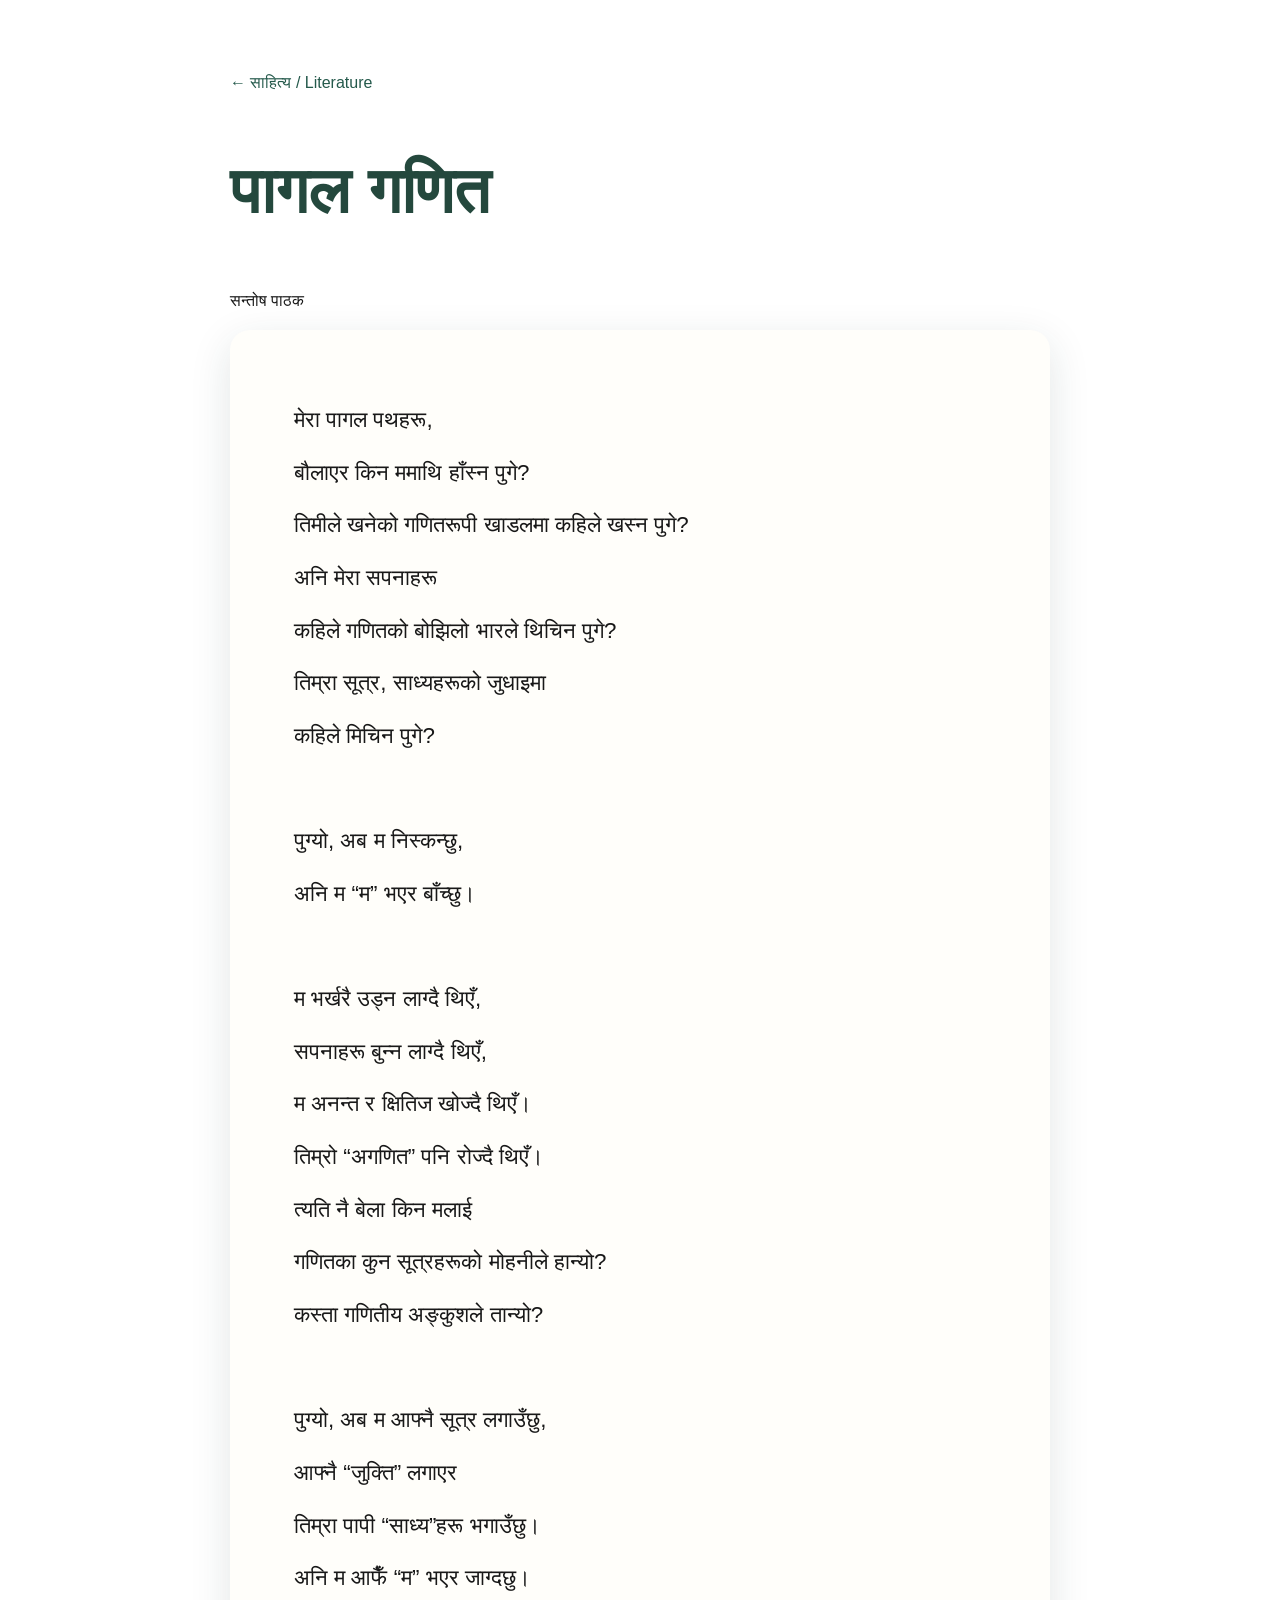
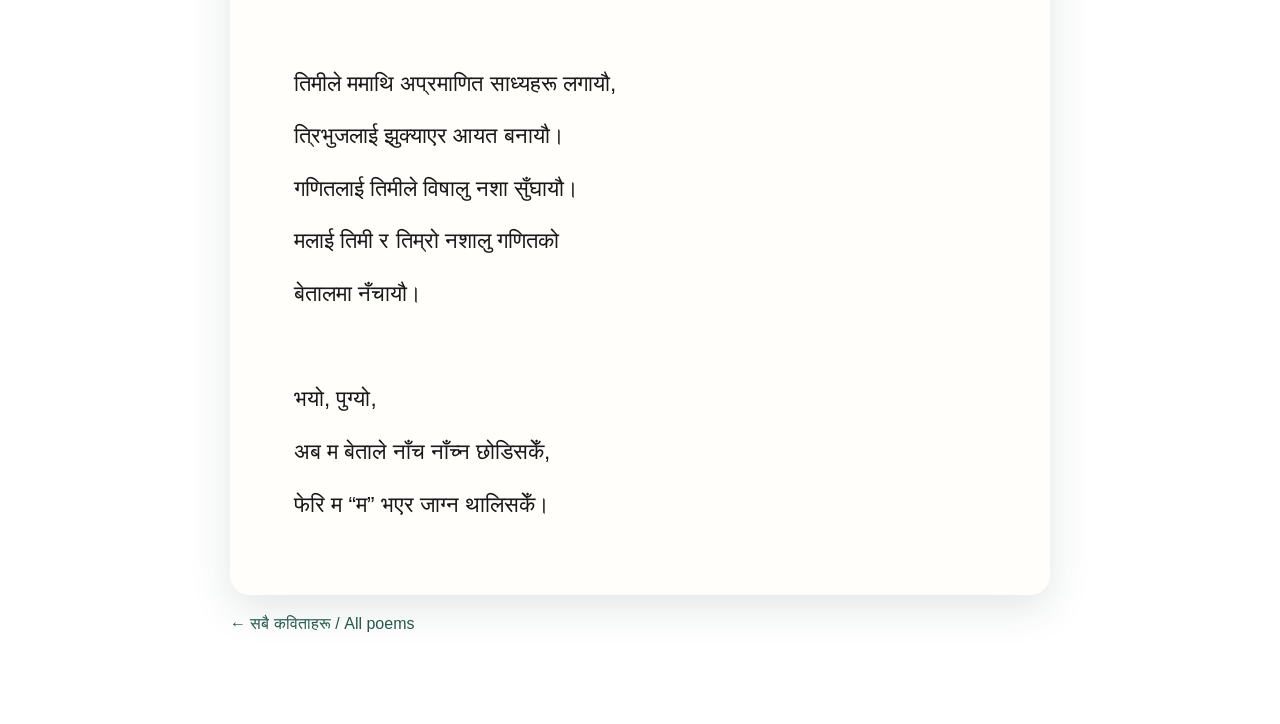
<file: literature/pagal-ganit.html>
<!doctype html><html lang="ne"><head><meta charset="utf-8"><meta name="viewport" content="width=device-width,initial-scale=1"><title>पागल गणित | सन्तोष पाठक</title><meta name="description" content="पागल गणित — सन्तोष पाठकको नेपाली कविता।"><link rel="stylesheet" href="../assets/style.css"><style>.poem-wrap{padding:70px 20px;max-width:860px;margin:auto}.poem-wrap h1{font-size:clamp(2.3rem,5vw,4.5rem);color:#24483d}.poem-article{white-space:pre-wrap;background:#fffefa;border-radius:20px;padding:clamp(25px,5vw,64px);font-size:clamp(1.13rem,2vw,1.4rem);line-height:2.35;box-shadow:0 12px 40px #173b3520;font-family:"Noto Sans Devanagari","Kohinoor Devanagari",sans-serif}a{color:#24594b}</style></head><body><div class="topline"><div class="wrap">Mathematics · Literature · Community</div></div><main class="poem-wrap"><a href="../index.html#writing">← साहित्य / Literature</a><h1>पागल गणित</h1><p>सन्तोष पाठक</p><article class="poem-article">मेरा पागल पथहरू,
बौलाएर किन ममाथि हाँस्न पुगे?
तिमीले खनेको गणितरूपी खाडलमा कहिले खस्न पुगे?
अनि मेरा सपनाहरू
कहिले गणितको बोझिलो भारले थिचिन पुगे?
तिम्रा सूत्र, साध्यहरूको जुधाइमा
कहिले मिचिन पुगे?

पुग्यो, अब म निस्कन्छु,
अनि म “म” भएर बाँच्छु।

म भर्खरै उड्न लाग्दै थिएँ,
सपनाहरू बुन्न लाग्दै थिएँ,
म अनन्त र क्षितिज खोज्दै थिएँ।
तिम्रो “अगणित” पनि रोज्दै थिएँ।
त्यति नै बेला किन मलाई
गणितका कुन सूत्रहरूको मोहनीले हान्यो?
कस्ता गणितीय अङ्कुशले तान्यो?

पुग्यो, अब म आफ्नै सूत्र लगाउँछु,
आफ्नै “जुक्ति” लगाएर
तिम्रा पापी “साध्य”हरू भगाउँछु।
अनि म आफैँ “म” भएर जाग्दछु।

तिमीले ममाथि अप्रमाणित साध्यहरू लगायौ,
त्रिभुजलाई झुक्याएर आयत बनायौ।
गणितलाई तिमीले विषालु नशा सुँघायौ।
मलाई तिमी र तिम्रो नशालु गणितको
बेतालमा नँचायौ।

भयो, पुग्यो,
अब म बेताले नाँच नाँच्न छोडिसकेँ,
फेरि म “म” भएर जाग्न थालिसकेँ।</article><p><a href="../index.html#writing">← सबै कविताहरू / All poems</a></p></main></body></html>
</file>
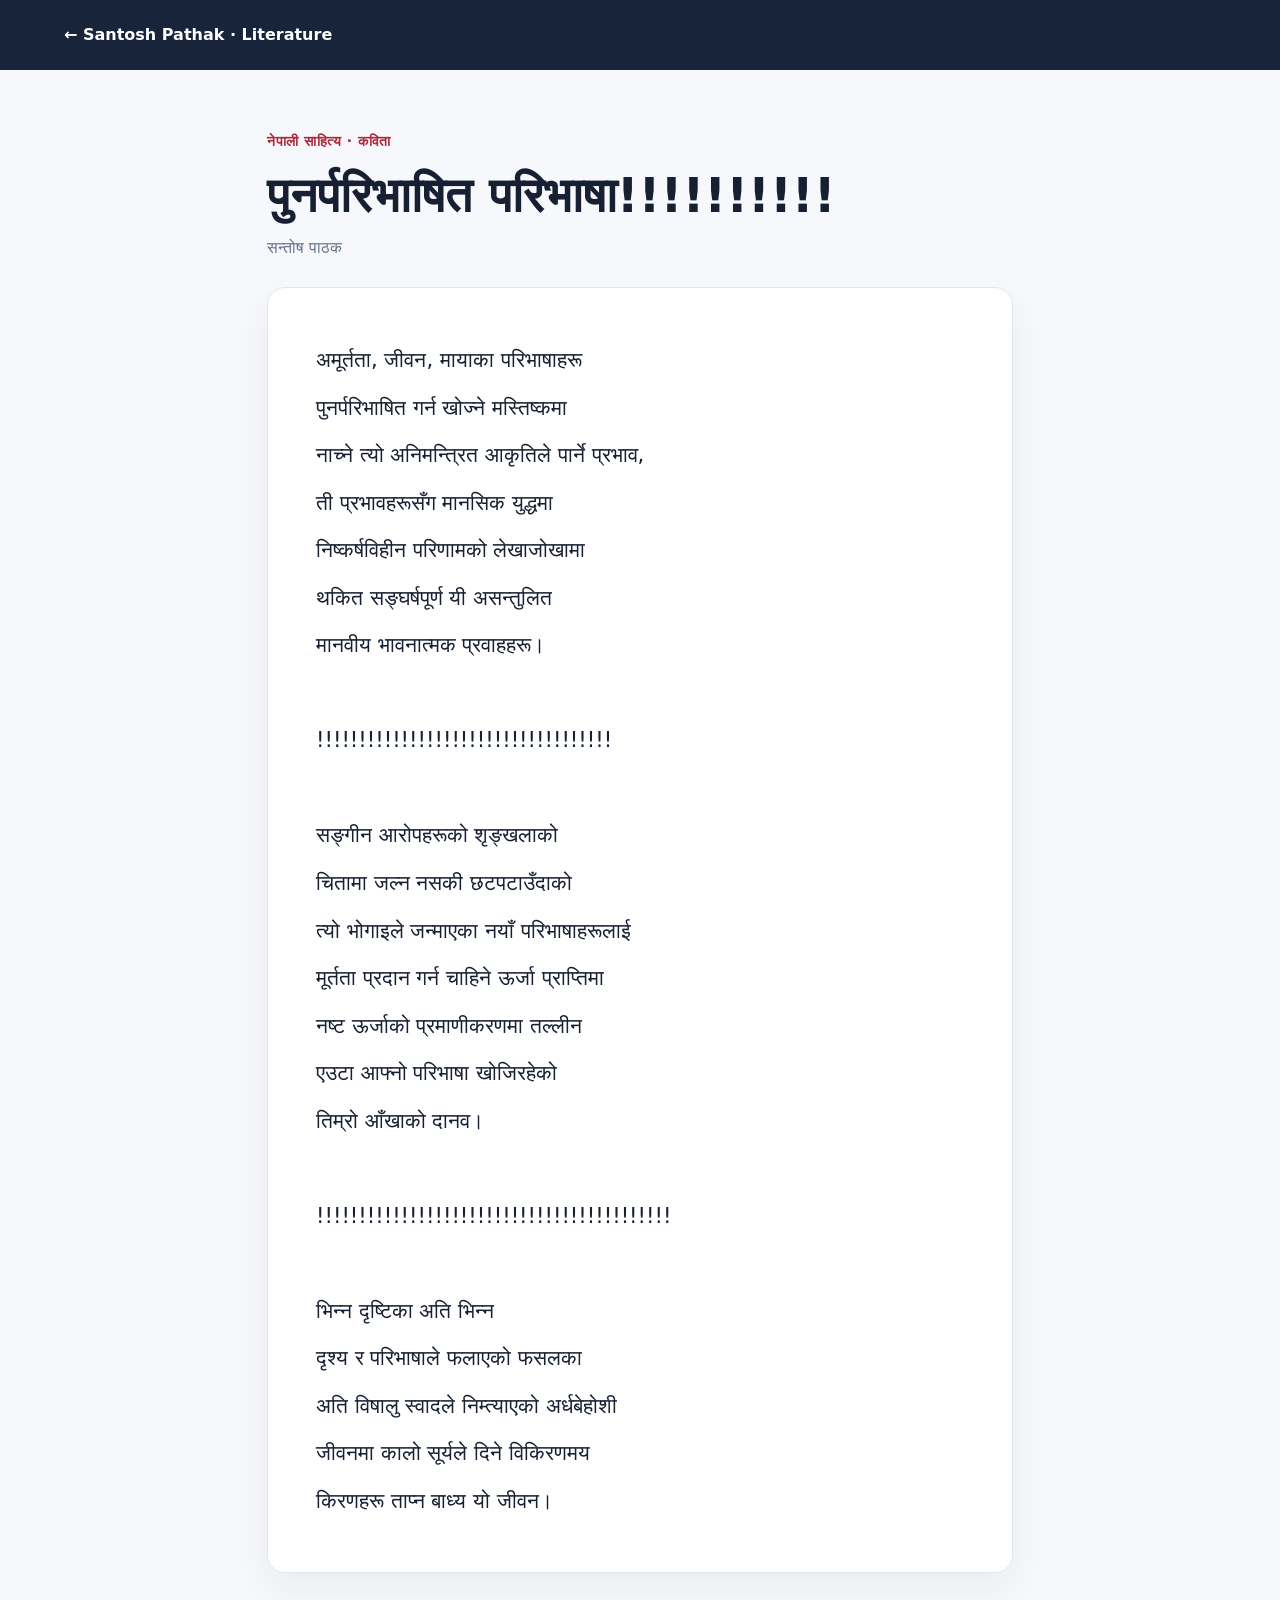
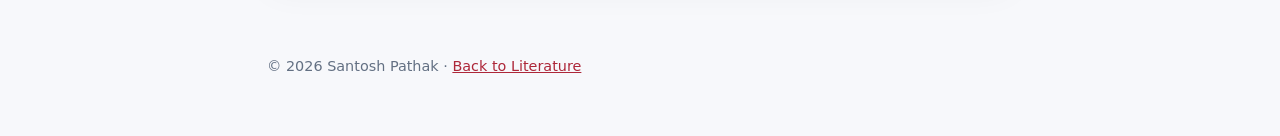
<file: literature/punarparibhashit-paribhasha.html>
<!doctype html>
<html lang="ne">
<head>
<meta charset="utf-8">
<meta name="viewport" content="width=device-width, initial-scale=1">
<title>पुनर्परिभाषित परिभाषा!!!!!!!!!! | सन्तोष पाठक</title>
<meta name="description" content="सन्तोष पाठकद्वारा लिखित नेपाली कविता — पुनर्परिभाषित परिभाषा!!!!!!!!!!।">
<link rel="canonical" href="https://spathak2039-boop.github.io/literature/punarparibhashit-paribhasha.html">
<style>
:root{color-scheme:light}*{box-sizing:border-box}
body{margin:0;background:#f7f8fb;color:#172033;font-family:"Noto Sans Devanagari","Nirmala UI","Kohinoor Devanagari",system-ui,sans-serif;line-height:1.9}
header{background:#17243a;color:#fff;padding:20px 5%}header a{color:#fff;text-decoration:none;font-weight:700}
main{max-width:790px;margin:58px auto 80px;padding:0 22px}
.pill{font-size:14px;color:#ac2739;font-weight:750;letter-spacing:.04em}
h1{font-size:clamp(2rem,5vw,3rem);line-height:1.35;margin:8px 0 5px}
.byline{font-size:1rem;color:#647084;margin-bottom:24px}
.paper{background:white;border:1px solid #e2e7ed;border-radius:18px;box-shadow:0 16px 36px rgba(15,35,55,.055);padding:clamp(22px,5vw,48px)}
.poem{white-space:pre-wrap;font-size:clamp(1.11rem,2.25vw,1.32rem);line-height:2.25;margin:0}
footer{max-width:790px;margin:0 auto 55px;padding:0 22px;color:#637083;font-size:.9rem}footer a{color:#ad2739}a:hover{text-decoration:underline}
</style>
</head>
<body>
<header><a href="../index.html#literature">← Santosh Pathak · Literature</a></header>
<main>
<div class="pill">नेपाली साहित्य · कविता</div>
<h1>पुनर्परिभाषित परिभाषा!!!!!!!!!!</h1>
<div class="byline">सन्तोष पाठक</div>
<article class="paper"><div class="poem">अमूर्तता, जीवन, मायाका परिभाषाहरू
पुनर्परिभाषित गर्न खोज्ने मस्तिष्कमा
नाच्ने त्यो अनिमन्त्रित आकृतिले पार्ने प्रभाव,
ती प्रभावहरूसँग मानसिक युद्धमा
निष्कर्षविहीन परिणामको लेखाजोखामा
थकित सङ्घर्षपूर्ण यी असन्तुलित
मानवीय भावनात्मक प्रवाहहरू।

!!!!!!!!!!!!!!!!!!!!!!!!!!!!!!!!!!!

सङ्गीन आरोपहरूको शृङ्खलाको
चितामा जल्न नसकी छटपटाउँदाको
त्यो भोगाइले जन्माएका नयाँ परिभाषाहरूलाई
मूर्तता प्रदान गर्न चाहिने ऊर्जा प्राप्तिमा
नष्ट ऊर्जाको प्रमाणीकरणमा तल्लीन
एउटा आफ्नो परिभाषा खोजिरहेको
तिम्रो आँखाको दानव।

!!!!!!!!!!!!!!!!!!!!!!!!!!!!!!!!!!!!!!!!!!

भिन्न दृष्टिका अति भिन्न
दृश्य र परिभाषाले फलाएको फसलका
अति विषालु स्वादले निम्त्याएको अर्धबेहोशी
जीवनमा कालो सूर्यले दिने विकिरणमय
किरणहरू ताप्न बाध्य यो जीवन।</div></article>
</main>
<footer>© 2026 Santosh Pathak · <a href="../index.html#literature">Back to Literature</a></footer>
</body>
</html>
</file>
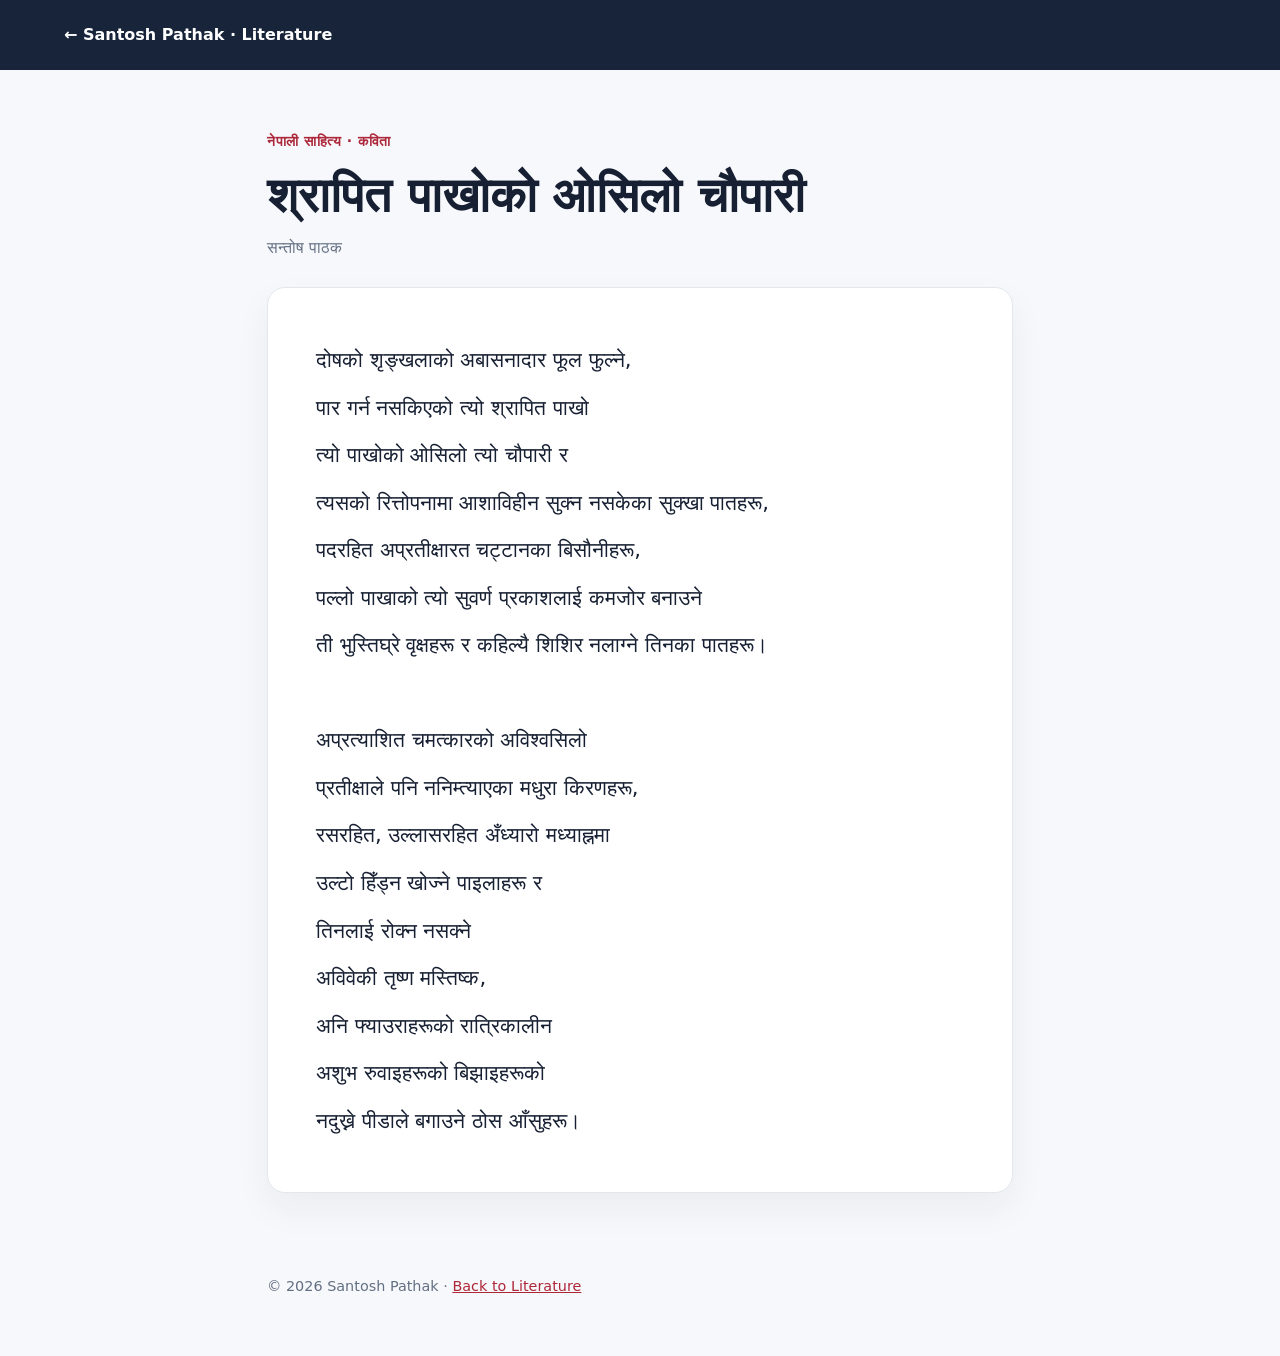
<file: literature/shrapit-pakhoko-osilo-chautari.html>
<!doctype html>
<html lang="ne">
<head>
<meta charset="utf-8">
<meta name="viewport" content="width=device-width, initial-scale=1">
<title>श्रापित पाखोको ओसिलो चौपारी | सन्तोष पाठक</title>
<meta name="description" content="सन्तोष पाठकद्वारा लिखित नेपाली कविता — श्रापित पाखोको ओसिलो चौपारी।">
<link rel="canonical" href="https://spathak2039-boop.github.io/literature/shrapit-pakhoko-osilo-chautari.html">
<style>
:root{color-scheme:light}*{box-sizing:border-box}
body{margin:0;background:#f7f8fb;color:#172033;font-family:"Noto Sans Devanagari","Nirmala UI","Kohinoor Devanagari",system-ui,sans-serif;line-height:1.9}
header{background:#17243a;color:#fff;padding:20px 5%}header a{color:#fff;text-decoration:none;font-weight:700}
main{max-width:790px;margin:58px auto 80px;padding:0 22px}
.pill{font-size:14px;color:#ac2739;font-weight:750;letter-spacing:.04em}
h1{font-size:clamp(2rem,5vw,3rem);line-height:1.35;margin:8px 0 5px}
.byline{font-size:1rem;color:#647084;margin-bottom:24px}
.paper{background:white;border:1px solid #e2e7ed;border-radius:18px;box-shadow:0 16px 36px rgba(15,35,55,.055);padding:clamp(22px,5vw,48px)}
.poem{white-space:pre-wrap;font-size:clamp(1.11rem,2.25vw,1.32rem);line-height:2.25;margin:0}
footer{max-width:790px;margin:0 auto 55px;padding:0 22px;color:#637083;font-size:.9rem}footer a{color:#ad2739}a:hover{text-decoration:underline}
</style>
</head>
<body>
<header><a href="../index.html#literature">← Santosh Pathak · Literature</a></header>
<main>
<div class="pill">नेपाली साहित्य · कविता</div>
<h1>श्रापित पाखोको ओसिलो चौपारी</h1>
<div class="byline">सन्तोष पाठक</div>
<article class="paper"><div class="poem">दोषको शृङ्खलाको अबासनादार फूल फुल्ने,
पार गर्न नसकिएको त्यो श्रापित पाखो
त्यो पाखोको ओसिलो त्यो चौपारी र
त्यसको रित्तोपनामा आशाविहीन सुक्न नसकेका सुक्खा पातहरू,
पदरहित अप्रतीक्षारत चट्टानका बिसौनीहरू,
पल्लो पाखाको त्यो सुवर्ण प्रकाशलाई कमजोर बनाउने
ती भुस्तिघ्रे वृक्षहरू र कहिल्यै शिशिर नलाग्ने तिनका पातहरू।

अप्रत्याशित चमत्कारको अविश्वसिलो
प्रतीक्षाले पनि ननिम्त्याएका मधुरा किरणहरू,
रसरहित, उल्लासरहित अँध्यारो मध्याह्नमा
उल्टो हिँड्न खोज्ने पाइलाहरू र
तिनलाई रोक्न नसक्ने
अविवेकी तृष्ण मस्तिष्क,
अनि फ्याउराहरूको रात्रिकालीन
अशुभ रुवाइहरूको बिझाइहरूको
नदुख्ने पीडाले बगाउने ठोस आँसुहरू।</div></article>
</main>
<footer>© 2026 Santosh Pathak · <a href="../index.html#literature">Back to Literature</a></footer>
</body>
</html>
</file>
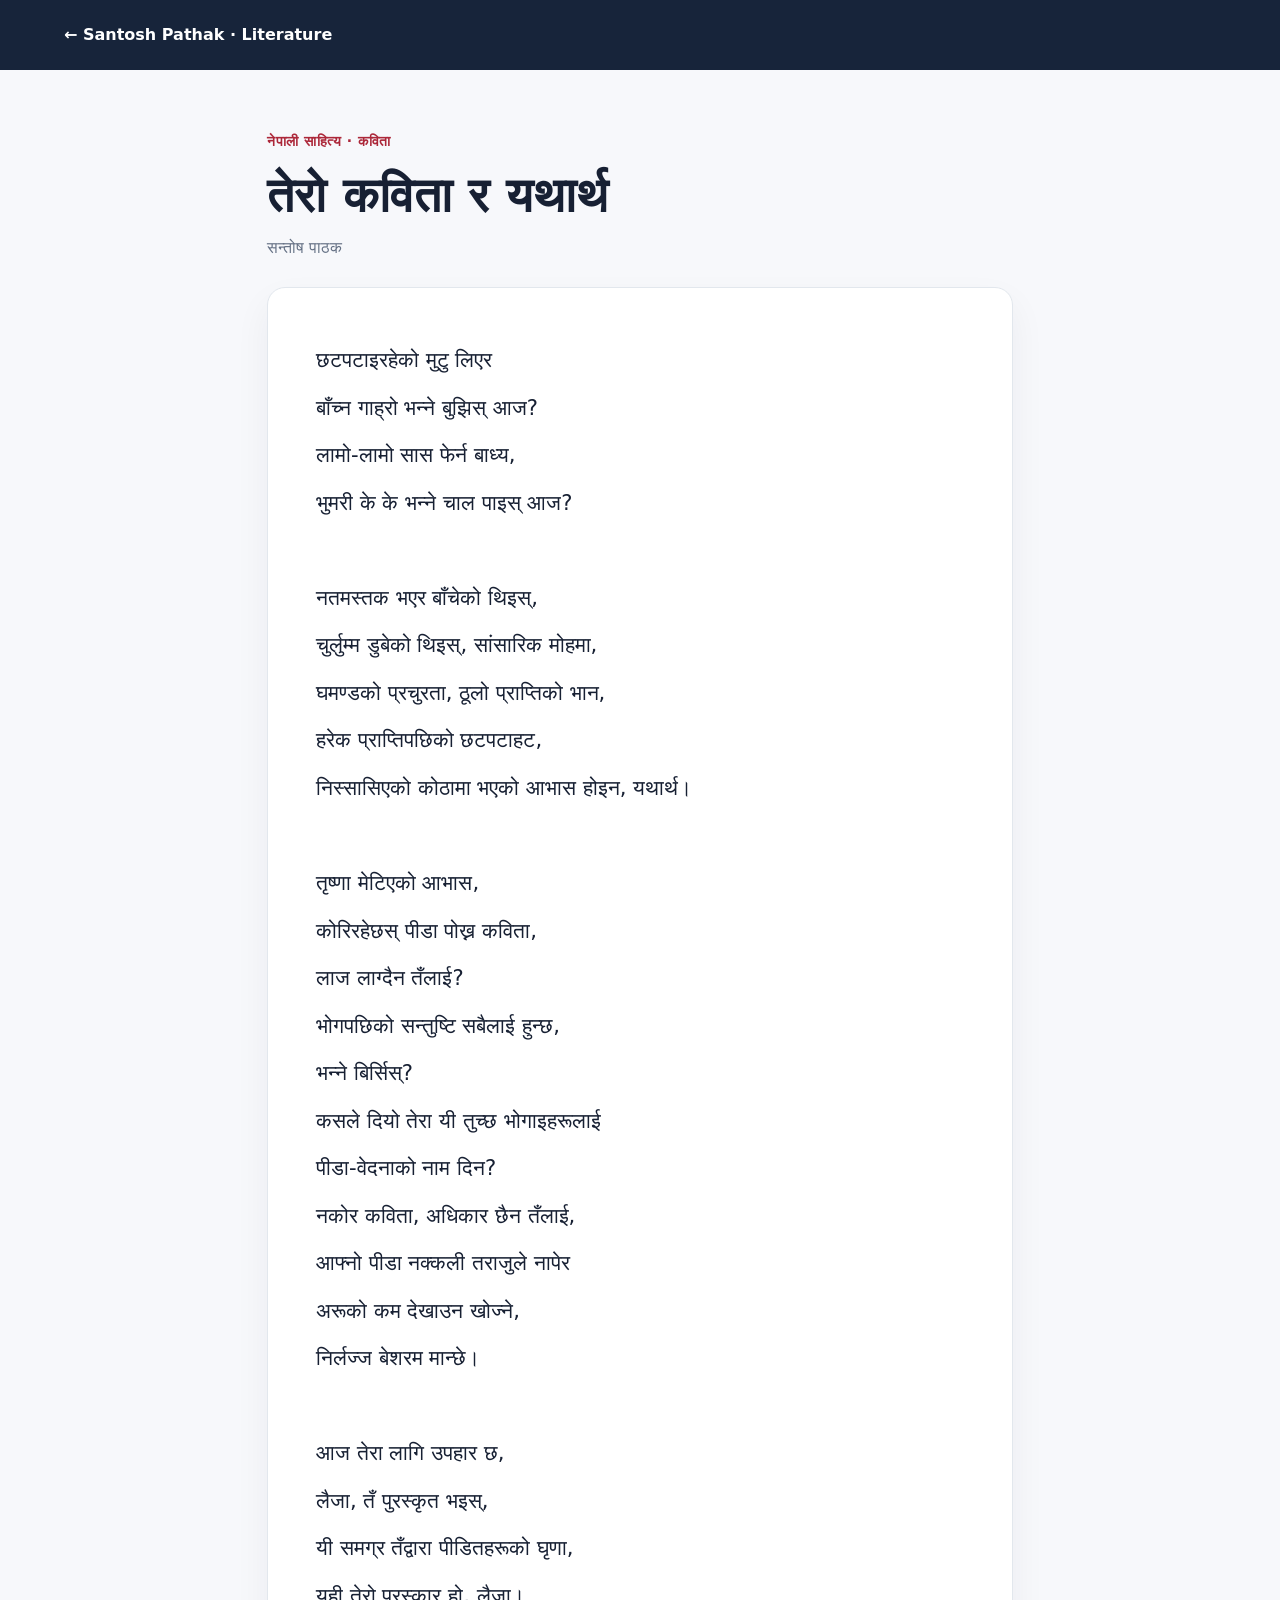
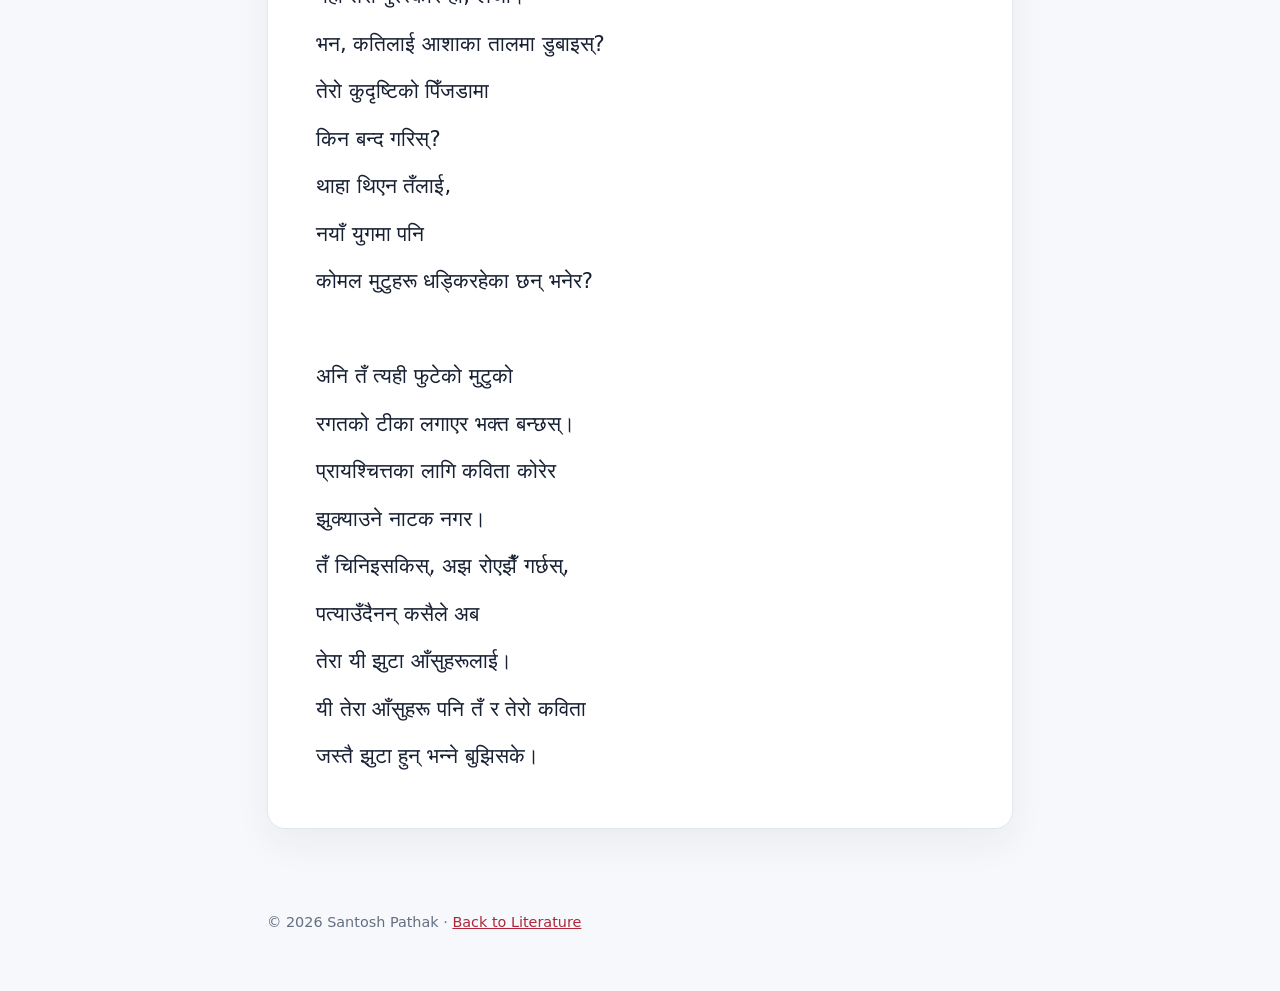
<file: literature/tero-kavita-ra-yathartha.html>
<!doctype html>
<html lang="ne">
<head>
<meta charset="utf-8">
<meta name="viewport" content="width=device-width, initial-scale=1">
<title>तेरो कविता र यथार्थ | सन्तोष पाठक</title>
<meta name="description" content="सन्तोष पाठकद्वारा लिखित नेपाली कविता — तेरो कविता र यथार्थ।">
<link rel="canonical" href="https://spathak2039-boop.github.io/literature/tero-kavita-ra-yathartha.html">
<style>
:root{color-scheme:light}*{box-sizing:border-box}
body{margin:0;background:#f7f8fb;color:#172033;font-family:"Noto Sans Devanagari","Nirmala UI","Kohinoor Devanagari",system-ui,sans-serif;line-height:1.9}
header{background:#17243a;color:#fff;padding:20px 5%}header a{color:#fff;text-decoration:none;font-weight:700}
main{max-width:790px;margin:58px auto 80px;padding:0 22px}
.pill{font-size:14px;color:#ac2739;font-weight:750;letter-spacing:.04em}
h1{font-size:clamp(2rem,5vw,3rem);line-height:1.35;margin:8px 0 5px}
.byline{font-size:1rem;color:#647084;margin-bottom:24px}
.paper{background:white;border:1px solid #e2e7ed;border-radius:18px;box-shadow:0 16px 36px rgba(15,35,55,.055);padding:clamp(22px,5vw,48px)}
.poem{white-space:pre-wrap;font-size:clamp(1.11rem,2.25vw,1.32rem);line-height:2.25;margin:0}
footer{max-width:790px;margin:0 auto 55px;padding:0 22px;color:#637083;font-size:.9rem}footer a{color:#ad2739}a:hover{text-decoration:underline}
</style>
</head>
<body>
<header><a href="../index.html#literature">← Santosh Pathak · Literature</a></header>
<main>
<div class="pill">नेपाली साहित्य · कविता</div>
<h1>तेरो कविता र यथार्थ</h1>
<div class="byline">सन्तोष पाठक</div>
<article class="paper"><div class="poem">छटपटाइरहेको मुटु लिएर
बाँच्न गाह्रो भन्ने बुझिस् आज?
लामो-लामो सास फेर्न बाध्य,
भुमरी के के भन्ने चाल पाइस् आज?

नतमस्तक भएर बाँचेको थिइस्,
चुर्लुम्म डुबेको थिइस्, सांसारिक मोहमा,
घमण्डको प्रचुरता, ठूलो प्राप्तिको भान,
हरेक प्राप्तिपछिको छटपटाहट,
निस्सासिएको कोठामा भएको आभास होइन, यथार्थ।

तृष्णा मेटिएको आभास,
कोरिरहेछस् पीडा पोख्न कविता,
लाज लाग्दैन तँलाई?
भोगपछिको सन्तुष्टि सबैलाई हुन्छ,
भन्ने बिर्सिस्?
कसले दियो तेरा यी तुच्छ भोगाइहरूलाई
पीडा-वेदनाको नाम दिन?
नकोर कविता, अधिकार छैन तँलाई,
आफ्नो पीडा नक्कली तराजुले नापेर
अरूको कम देखाउन खोज्ने,
निर्लज्ज बेशरम मान्छे।

आज तेरा लागि उपहार छ,
लैजा, तँ पुरस्कृत भइस्,
यी समग्र तँद्वारा पीडितहरूको घृणा,
यही तेरो पुरस्कार हो, लैजा।
भन, कतिलाई आशाका तालमा डुबाइस्?
तेरो कुदृष्टिको पिँजडामा
किन बन्द गरिस्?
थाहा थिएन तँलाई,
नयाँ युगमा पनि
कोमल मुटुहरू धड्किरहेका छन् भनेर?

अनि तँ त्यही फुटेको मुटुको
रगतको टीका लगाएर भक्त बन्छस्।
प्रायश्चित्तका लागि कविता कोरेर
झुक्याउने नाटक नगर।
तँ चिनिइसकिस्, अझ रोएझैँ गर्छस्,
पत्याउँदैनन् कसैले अब
तेरा यी झुटा आँसुहरूलाई।
यी तेरा आँसुहरू पनि तँ र तेरो कविता
जस्तै झुटा हुन् भन्ने बुझिसके।</div></article>
</main>
<footer>© 2026 Santosh Pathak · <a href="../index.html#literature">Back to Literature</a></footer>
</body>
</html>
</file>
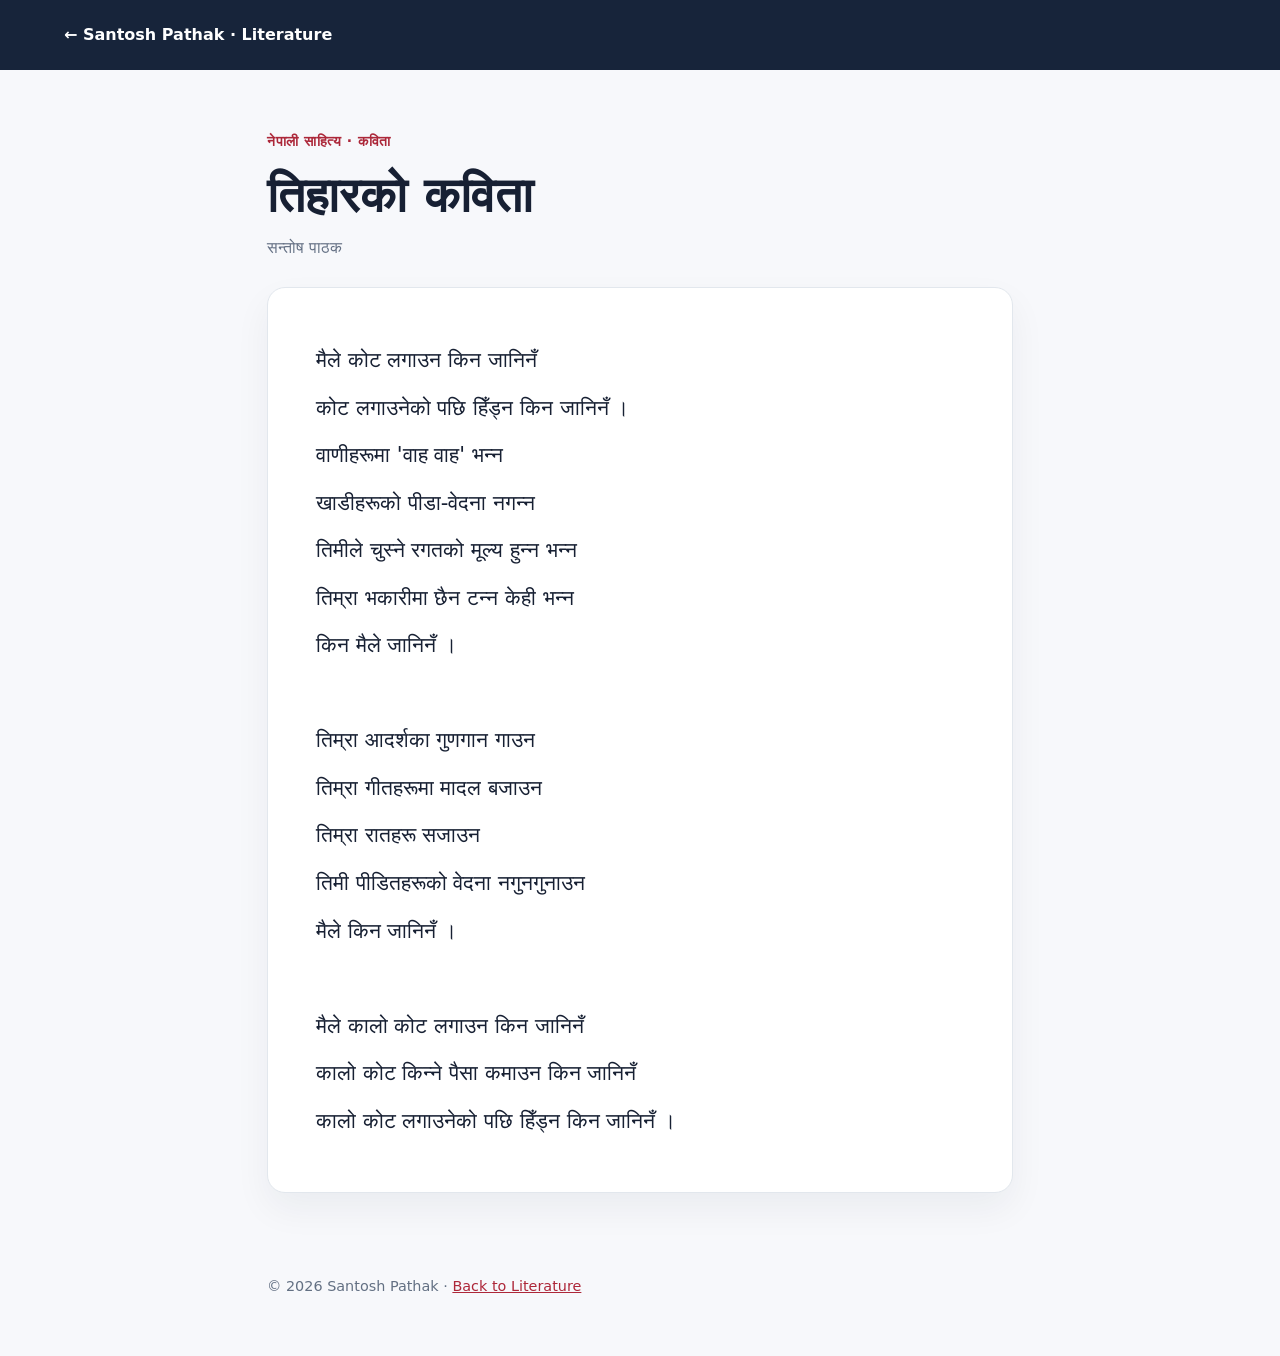
<file: literature/tiharko-kavita.html>
<!doctype html>
<html lang="ne">
<head>
<meta charset="utf-8">
<meta name="viewport" content="width=device-width, initial-scale=1">
<title>तिहारको कविता | सन्तोष पाठक</title>
<meta name="description" content="सन्तोष पाठकद्वारा लिखित नेपाली कविता — तिहारको कविता।">
<link rel="canonical" href="https://spathak2039-boop.github.io/literature/tiharko-kavita.html">
<style>
:root{color-scheme:light}*{box-sizing:border-box}body{margin:0;background:#f7f8fb;color:#172033;font-family:"Noto Sans Devanagari","Nirmala UI","Kohinoor Devanagari",system-ui,sans-serif;line-height:1.9}
header{background:#17243a;color:#fff;padding:20px 5%}header a{color:#fff;text-decoration:none;font-weight:700}main{max-width:790px;margin:58px auto 80px;padding:0 22px}
.pill{font-size:14px;color:#ac2739;font-weight:750;letter-spacing:.04em}h1{font-size:clamp(2rem,5vw,3rem);line-height:1.35;margin:8px 0 5px}
.byline{font-size:1rem;color:#647084;margin-bottom:24px}.paper{background:white;border:1px solid #e2e7ed;border-radius:18px;box-shadow:0 16px 36px rgba(15,35,55,.055);padding:clamp(22px,5vw,48px)}
.poem{white-space:pre-wrap;font-size:clamp(1.11rem,2.25vw,1.32rem);line-height:2.25;margin:0}
footer{max-width:790px;margin:0 auto 55px;padding:0 22px;color:#637083;font-size:.9rem}footer a{color:#ad2739}a:hover{text-decoration:underline}
</style>
</head>
<body>
<header><a href="../index.html#literature">← Santosh Pathak · Literature</a></header>
<main>
<div class="pill">नेपाली साहित्य · कविता</div>
<h1>तिहारको कविता</h1>
<div class="byline">सन्तोष पाठक</div>
<article class="paper"><div class="poem">मैले कोट लगाउन किन जानिनँ
कोट लगाउनेको पछि हिँड्न किन जानिनँ ।
वाणीहरूमा 'वाह वाह' भन्न
खाडीहरूको पीडा-वेदना नगन्न
तिमीले चुस्ने रगतको मूल्य हुन्न भन्न
तिम्रा भकारीमा छैन टन्न केही भन्न
किन मैले जानिनँ ।

तिम्रा आदर्शका गुणगान गाउन
तिम्रा गीतहरूमा मादल बजाउन
तिम्रा रातहरू सजाउन
तिमी पीडितहरूको वेदना नगुनगुनाउन
मैले किन जानिनँ ।

मैले कालो कोट लगाउन किन जानिनँ
कालो कोट किन्ने पैसा कमाउन किन जानिनँ
कालो कोट लगाउनेको पछि हिँड्न किन जानिनँ ।</div></article>
</main>
<footer>© 2026 Santosh Pathak · <a href="../index.html#literature">Back to Literature</a></footer>
</body></html>
</file>
<file: assets/style.css>
:root{--ink:#20322e;--deep:#183b36;--forest:#204d43;--teal:#476f64;--accent:#b86446;--accent-dark:#974b35;--cream:#f7f5ef;--paper:#fffefa;--soft:#e7ece7;--muted:#6a7970;--line:#dedfd8;--shadow:0 22px 65px rgba(27,55,43,.09)}
*{box-sizing:border-box}html{scroll-behavior:smooth}body{margin:0;background:var(--cream);color:var(--ink);font-family:Inter,'Segoe UI',Arial,sans-serif;line-height:1.65;-webkit-font-smoothing:antialiased}a{color:inherit;text-decoration:none}a:hover{color:var(--accent-dark)}button,input{font:inherit}button{cursor:pointer}img{display:block;max-width:100%}::selection{background:#dce8de;color:#19382e}a:focus-visible,button:focus-visible,input:focus-visible{outline:3px solid #d39c7f;outline-offset:3px}.wrap{width:min(1200px,calc(100% - 72px));margin:0 auto}.skip{position:absolute;z-index:999;top:-70px;left:24px;background:#fff;padding:10px 16px}.skip:focus{top:10px}.topline{background:var(--deep);color:#d4e2d9;padding:8px 0;font-size:11px;letter-spacing:.14em;text-transform:uppercase}.topline .wrap{display:flex;justify-content:space-between;gap:15px}.topline .dot{height:5px;width:5px;background:#f4b99b;display:inline-block;border-radius:50%;vertical-align:middle;margin:0 9px}.site-head{position:sticky;top:0;z-index:50;background:rgba(248,248,243,.96);backdrop-filter:blur(12px);border-bottom:1px solid var(--line)}.nav{min-height:82px;display:flex;align-items:center;justify-content:space-between;gap:20px}.brand{display:flex;align-items:center;gap:12px;color:var(--deep);flex-shrink:0}.brand-mark{width:41px;height:41px;background:var(--deep);color:#fff;border-radius:12px 3px 12px 3px;display:grid;place-items:center;font:bold 17px Georgia,serif;letter-spacing:-.06em}.brand-name{font:700 17px Georgia,'Times New Roman',serif;line-height:1.05}.brand-caption{display:block;font:500 10px Inter,'Segoe UI',sans-serif;letter-spacing:.17em;color:var(--muted);text-transform:uppercase;margin-top:5px}.navlinks{display:flex;align-items:center;gap:22px}.navlinks a{font-size:12px;font-weight:700;letter-spacing:.018em}.navlinks a:hover{color:var(--accent-dark)}.nav-cta{border:1px solid var(--deep);padding:10px 18px;border-radius:2px;white-space:nowrap}.menu-toggle{display:none;background:transparent;border:0;color:var(--deep);font-size:26px;line-height:1}
button.btn,.btn{display:inline-flex;align-items:center;justify-content:center;gap:10px;background:var(--deep);color:#fff!important;border:1px solid var(--deep);padding:14px 23px;min-height:48px;font-size:12px;font-weight:800;letter-spacing:.045em;transition:transform .2s,background .2s;white-space:nowrap}.btn:hover{background:#2b6255;transform:translateY(-2px)}.btn.light{background:transparent;color:var(--deep)!important;border:1px solid #bbc9bf}.btn.light:hover{background:#e9eee7}.btn.white{background:#fff;color:var(--deep)!important;border-color:#fff}.kicker{display:flex;align-items:center;gap:10px;text-transform:uppercase;letter-spacing:.17em;font-size:11px;font-weight:800;color:var(--accent-dark)}.kicker:before{content:'';height:1px;width:26px;background:currentColor}.hero{position:relative;overflow:hidden;background:#f0f0e9}.hero:after{content:'';position:absolute;top:-240px;right:-130px;width:580px;height:580px;border:1px solid #d8dfd4;border-radius:50%;pointer-events:none}.hero-inner{min-height:612px;display:grid;grid-template-columns:1.17fr .83fr;align-items:center;gap:60px;padding:62px 0 72px;position:relative;z-index:1}.hero h1{max-width:690px;margin:26px 0 24px;font:500 clamp(47px,6.05vw,86px)/1.06 Georgia,'Times New Roman',serif;letter-spacing:-.055em;color:var(--deep)}.hero h1 em{font-style:italic;color:var(--accent)}.hero-lead{max-width:545px;font-size:15px;color:#52665c;line-height:1.85}.hero-buttons{display:flex;gap:12px;flex-wrap:wrap;margin-top:33px}.hero-media{position:relative;max-width:430px;justify-self:center;width:100%}.hero-frame{position:relative;aspect-ratio:.85;border-radius:210px 210px 10px 10px;padding:15px;background:#dce4da;box-shadow:var(--shadow);overflow:hidden}.hero-frame:after{content:'';position:absolute;inset:15px;border:1px solid rgba(255,255,255,.7);border-radius:205px 205px 3px 3px;pointer-events:none}.hero-frame img{width:100%;height:100%;border-radius:195px 195px 2px 2px;object-fit:cover;object-position:center 29%}.hero-stamp{position:absolute;right:-21px;bottom:34px;background:var(--deep);color:white;padding:22px 25px;min-width:225px;box-shadow:0 18px 35px rgba(19,57,41,.18)}.stamp-kicker{display:block;font-size:10px;letter-spacing:.16em;text-transform:uppercase;color:#b7d0bf}.hero-stamp strong{display:block;font:500 25px Georgia,serif;margin:3px 0}.hero-stamp small{font-size:11px;color:#dcebe0}.hero-vertical{position:absolute;right:-34px;top:38px;writing-mode:vertical-rl;color:#789085;letter-spacing:.15em;font-size:10px;text-transform:uppercase}
.counts{display:grid;grid-template-columns:repeat(3,1fr);gap:0;padding:34px 0;border-bottom:1px solid var(--line)}.count{padding:0 35px;border-right:1px solid var(--line)}.count:first-child{padding-left:0}.count:last-child{border:0}.count strong{font:500 29px Georgia,serif;display:block;color:var(--deep)}.count span{font-size:11px;text-transform:uppercase;letter-spacing:.12em;font-weight:700;color:var(--muted)}.section{padding:92px 0}.section.alt{background:var(--paper)}.section-title{display:flex;align-items:flex-end;justify-content:space-between;gap:35px;margin-bottom:34px}.section-title h2,.title-serif{font:500 clamp(32px,4.1vw,54px)/1.16 Georgia,'Times New Roman',serif;letter-spacing:-.043em;color:var(--deep);margin:12px 0 0}.section-title p{max-width:430px;margin:0;color:var(--muted);font-size:13px;line-height:1.8}.arrow-link{display:inline-flex;align-items:center;gap:11px;color:var(--accent-dark);font-weight:800;font-size:12px;letter-spacing:.025em}.arrow-link:after{content:'↗';font-size:15px}.arrow-link:hover{text-decoration:underline}.topic-grid{display:grid;grid-template-columns:repeat(3,1fr);gap:20px}.topic-card{border:1px solid var(--line);background:var(--paper);padding:36px 32px;min-height:280px;display:flex;flex-direction:column;transition:transform .2s,box-shadow .2s}.topic-card:hover{transform:translateY(-4px);box-shadow:var(--shadow)}.card-number{color:var(--accent-dark);font:italic 19px Georgia,serif}.topic-card h3{font:500 29px Georgia,serif;letter-spacing:-.03em;margin:28px 0 12px;color:var(--deep)}.topic-card p{font-size:12px;color:var(--muted);margin:0 auto 22px 0;line-height:1.85}.topic-card .arrow-link{margin-top:auto}.topic-card.featured{background:var(--forest);border-color:var(--forest)}.topic-card.featured h3,.topic-card.featured .card-number,.topic-card.featured .arrow-link{color:white}.topic-card.featured p{color:#cadacf}
.roots{background:var(--deep);color:#eaf2ea;position:relative;overflow:hidden}.roots .kicker{color:#ebc1a9}.roots h2{color:white}.roots .section-title p{color:#bed2c5}.roots-inner{display:grid;grid-template-columns:1.05fr .95fr;gap:55px;align-items:center}.roots-copy h3{font:500 31px Georgia,serif;margin:0 0 16px;color:#fff}.roots-copy>p{font-size:14px;line-height:1.9;color:#d5e6da;max-width:560px}.roots-flow{display:flex;flex-wrap:wrap;gap:8px;align-items:center;margin:26px 0 30px;color:#cce0d3}.roots-flow span{border:1px solid rgba(255,255,255,.23);padding:9px 13px;font-size:11px;font-weight:700}.roots-flow b{color:#f1b69b;font-size:16px}.roots-visual{position:relative;min-height:340px;border:1px solid rgba(255,255,255,.2);display:flex;align-items:flex-end;overflow:hidden;background:linear-gradient(180deg,#416458,#2b5548)}.landscape{position:absolute;inset:0;width:100%;height:100%;opacity:.95}.visual-label{position:relative;z-index:2;padding:26px;background:linear-gradient(transparent,rgba(17,46,40,.88));width:100%}.visual-label small{font-size:10px;letter-spacing:.14em;text-transform:uppercase;color:#d2e6d8}.visual-label h3{font:500 29px Georgia,serif;margin:5px 0;color:white}.visual-label p{font-size:11px;margin:0;color:#c7dfd0}.root-tiles{display:grid;grid-template-columns:repeat(3,1fr);gap:14px;margin-top:31px}.root-tile{border:1px solid rgba(255,255,255,.24);padding:21px;display:block;transition:background .2s}.root-tile:hover{background:#325e52;color:#fff}.root-tile span{display:block;color:#d2a78d;font-size:10px;font-weight:800;letter-spacing:.14em;text-transform:uppercase}.root-tile strong{font:500 21px Georgia,serif;display:block;margin:7px 0}.root-tile small{color:#b9d0bf;font-size:11px}
.two-up{display:grid;grid-template-columns:1fr 1fr;gap:21px}.research-card{background:#f1f4ee;border:1px solid #dde4db;padding:33px}.research-card.alt-card{background:#f7f0ea;border-color:#ebded4}.research-card small{font-size:10px;letter-spacing:.13em;text-transform:uppercase;color:var(--accent-dark);font-weight:800}.research-card h3{font:500 30px Georgia,serif;margin:12px 0 16px;color:var(--deep)}.research-card p{font-size:13px;color:#52665d;line-height:1.92}.tags{display:flex;gap:7px;flex-wrap:wrap;margin-top:20px}.tag{font-size:10px;letter-spacing:.02em;border:1px solid #cbd8cc;color:#3d6556;padding:6px 10px;background:#fbfcf8}.research-card.alt-card .tag{background:#fffcfa;border-color:#e4c9ba;color:#97624c}.project-note{display:grid;grid-template-columns:1fr 1fr;gap:15px;margin-top:23px}.project-note>div{border-top:1px solid var(--line);padding:19px 0}.project-note b{font-size:12px;color:var(--accent-dark);display:block;margin-bottom:9px}.project-note strong{display:block;font:500 17px Georgia,serif}.project-note p{font-size:11px;color:var(--muted)}
.pub-toolbar{display:flex;gap:10px;flex-wrap:wrap;margin-bottom:22px}.filter{background:transparent;border:1px solid var(--line);padding:10px 15px;color:var(--muted);font-size:11px;font-weight:800;letter-spacing:.025em}.filter.active,.filter:hover{background:var(--deep);border-color:var(--deep);color:#fff}.pub-list{border-top:1px solid var(--line)}.pub-item{display:grid;grid-template-columns:70px 1fr 140px;gap:28px;align-items:start;padding:22px 0;border-bottom:1px solid var(--line)}.pub-item .year{font:italic 24px Georgia,serif;color:var(--accent)}.pub-item h3{margin:0 0 7px;font:500 19px/1.45 Georgia,serif;color:var(--deep)}.pub-item p{font-size:11px;color:var(--muted);margin:0}.pub-item a{font-size:11px;color:var(--accent-dark);font-weight:800}.pub-item a:hover{text-decoration:underline}.pub-item[hidden]{display:none}
.writing-feature{display:grid;grid-template-columns:1.2fr .8fr;gap:20px;margin-bottom:22px}.featured-poem{padding:38px;background:#e8e9df;position:relative;overflow:hidden}.featured-poem:before{content:'“';position:absolute;right:22px;top:-75px;font:300 250px Georgia,serif;color:#d2d7c8}.featured-poem .kicker{position:relative}.featured-poem h3{font:500 39px Georgia,serif;position:relative;margin:29px 0 12px}.featured-poem p{position:relative;white-space:pre-line;font-family:'Nirmala UI','Noto Sans Devanagari',sans-serif;font-size:16px;line-height:2;color:#486255}.featured-poem .arrow-link{position:relative}.article-feature{padding:37px;background:var(--forest);color:#fff;display:flex;flex-direction:column}.article-feature small{font-size:11px;letter-spacing:.13em;text-transform:uppercase;color:#c7dbc7}.article-feature h3{font:500 30px/1.24 Georgia,serif;margin:35px 0 16px}.article-feature p{font-size:12px;line-height:1.9;color:#d2e0d6}.article-feature a{margin-top:auto;color:white}.poem-grid{display:grid;grid-template-columns:repeat(3,1fr);gap:15px}.poem-card{border:1px solid var(--line);padding:22px 25px;background:var(--paper);min-height:190px;display:flex;flex-direction:column;transition:transform .2s}.poem-card:hover{transform:translateY(-3px)}.poem-card small{font-size:10px;color:var(--muted);font-weight:800;letter-spacing:.12em;text-transform:uppercase}.poem-card h3{font:500 21px Georgia,serif;line-height:1.45;color:var(--deep);margin:12px 0 10px}.poem-card p{font-size:11px;color:var(--muted);line-height:1.7;margin:0 0 10px}.poem-card .arrow-link{margin-top:auto}
.people-box{display:grid;grid-template-columns:1.1fr .9fr;gap:0;border:1px solid var(--line);background:var(--paper)}.people-box>div{padding:46px}.people-box .people-art{position:relative;background:#dfebe2;min-height:300px;overflow:hidden;display:grid;place-items:center}.people-art svg{width:75%;max-width:360px}.people-box h3{font:500 33px Georgia,serif;margin:13px 0;color:var(--deep)}.people-box p{font-size:13px;color:var(--muted);line-height:1.9}.future-label{display:inline-block;background:#f4eadf;color:#986144;padding:6px 11px;text-transform:uppercase;letter-spacing:.12em;font-weight:800;font-size:10px}
.talks{display:grid;grid-template-columns:repeat(2,1fr);gap:0 40px}.talk{border-top:1px solid var(--line);padding:20px 0;display:grid;grid-template-columns:62px 1fr;gap:17px}.talk .year{font:italic 19px Georgia,serif;color:var(--accent)}.talk h3{font:500 16px/1.45 Georgia,serif;margin:0 0 8px;color:var(--deep)}.talk p{font-size:11px;color:var(--muted);margin:0;line-height:1.75}
.resource-head{display:flex;align-items:center;justify-content:space-between;gap:16px;margin-bottom:24px}.search{width:min(330px,100%);border:1px solid var(--line);background:white;padding:12px 16px;font-size:12px;color:var(--ink);border-radius:0}.resources{display:grid;grid-template-columns:repeat(3,1fr);gap:14px}.resource{display:flex;flex-direction:column;background:var(--paper);border:1px solid var(--line);padding:22px;min-height:170px;transition:border-color .2s,transform .2s}.resource:hover{border-color:#8faf9b;transform:translateY(-2px)}.resource .r-type{font-size:10px;color:var(--accent-dark);letter-spacing:.13em;text-transform:uppercase;font-weight:800}.resource strong{font:500 20px Georgia,serif;margin:9px 0 5px;color:var(--deep)}.resource span:nth-last-child(2){font-size:11px;color:var(--muted);line-height:1.75}.resource .arrow-link{margin-top:auto;padding-top:12px}.resource[hidden]{display:none}
.about-panel{display:grid;grid-template-columns:.9fr 1.1fr;gap:65px;align-items:center}.about-panel h2{font:500 45px/1.14 Georgia,serif;letter-spacing:-.04em;margin:15px 0 24px;color:var(--deep)}.about-panel p{font-size:13px;line-height:1.9;color:#596d60}.about-profile{background:#e6e9de;padding:30px 30px 15px;position:relative}.about-profile img{max-height:345px;width:100%;object-fit:cover;object-position:center 23%;filter:saturate(.78)}.about-profile .profile-foot{display:flex;justify-content:space-between;gap:10px;align-items:center;padding:16px 0 0}.about-profile .profile-foot strong{font:500 21px Georgia,serif}.about-profile .profile-foot span{font-size:10px;color:var(--muted)}.edu-mini{display:grid;grid-template-columns:repeat(2,1fr);gap:15px;margin:24px 0}.edu-mini div{padding-top:12px;border-top:1px solid var(--line)}.edu-mini small{font-size:10px;color:var(--accent-dark);font-weight:700}.edu-mini b{display:block;font-size:12px;color:var(--deep)}.edu-mini span{font-size:11px;color:var(--muted)}.profile-links{display:flex;gap:15px;flex-wrap:wrap;margin:22px 0}.profile-links a{font-size:11px;font-weight:700;border-bottom:1px solid var(--accent);color:var(--accent-dark)}
footer{background:#132f2b;color:#e6eee6;padding:65px 0 32px}.foot-grid{display:grid;grid-template-columns:1.3fr .8fr .9fr;gap:42px;padding-bottom:42px;border-bottom:1px solid #3e6156}.foot-brand{font:500 39px Georgia,serif;margin-bottom:15px}.foot-grid p{color:#bacfc1;font-size:12px;line-height:1.9;max-width:390px}.foot-grid h4{font-size:10px;text-transform:uppercase;letter-spacing:.16em;color:#eac1a5;margin-bottom:22px}.foot-grid a{display:block;font-size:12px;margin-bottom:11px;color:#e5eee9}.foot-grid a:hover{color:white;text-decoration:underline}.foot-lower{display:flex;justify-content:space-between;gap:15px;padding-top:20px;font-size:10px;color:#a4beaf}.foot-lower span{color:#e8b9a0}
/* Interior pages */.page-hero{background:#e8eee7;padding:60px 0 55px;position:relative;overflow:hidden}.page-hero.dark{background:var(--deep);color:white}.page-hero .kicker{color:var(--accent-dark)}.page-hero.dark .kicker{color:#e8b9a0}.page-hero h1{font:500 clamp(40px,5.5vw,70px)/1.12 Georgia,serif;letter-spacing:-.04em;margin:18px 0;color:var(--deep)}.page-hero.dark h1{color:white}.page-hero p{font-size:14px;max-width:660px;color:var(--muted);line-height:1.85}.page-hero.dark p{color:#cadecf}.breadcrumb{font-size:11px;font-weight:700;color:var(--muted)}.breadcrumb a{text-decoration:underline;text-underline-offset:3px}.narrow{max-width:820px;margin:0 auto}.poem-page{padding:62px 0 98px}.poem-page .paper{background:var(--paper);border:1px solid var(--line);padding:45px 55px;box-shadow:0 14px 45px rgba(21,48,36,.05)}.poem-page .poem-text{white-space:pre-wrap;font-size:20px;line-height:2.2;color:#29463d;font-family:'Nirmala UI','Kohinoor Devanagari','Noto Sans Devanagari',sans-serif}.byline{margin:8px 0 0!important;color:var(--muted)}.back-links{display:flex;gap:14px;flex-wrap:wrap;margin-top:25px}.detail-grid{display:grid;grid-template-columns:1fr 1fr;gap:20px}.detail-card{padding:27px;background:white;border:1px solid var(--line)}.detail-card h3{font:500 24px Georgia,serif;color:var(--deep);margin:0 0 9px}.detail-card p{font-size:13px;color:var(--muted);margin:0}.page-body{padding:65px 0}.page-body .lead{font-size:15px;line-height:1.85;max-width:830px;color:#617469;margin-bottom:34px}.placeholder{padding:24px;border-left:3px solid var(--accent);background:#f1eee7;margin:28px 0}.placeholder strong{display:block;font-size:12px;color:var(--accent-dark);text-transform:uppercase;letter-spacing:.08em}.placeholder p{margin:10px 0 0;font-size:13px}.backto{margin:24px 0 60px}.cv-body{max-width:860px;background:white;padding:45px 48px;margin:45px auto;border:1px solid var(--line)}.cv-body h2{font:500 22px Georgia,serif;color:var(--deep);border-bottom:1px solid var(--line);padding:17px 0 9px}.cv-body h2:first-of-type{padding-top:0}.cv-body ul{padding-left:22px}.cv-body li{margin-bottom:8px;font-size:12px;line-height:1.7}.cv-body p{font-size:13px;line-height:1.8}.cv-head{display:flex;justify-content:space-between;align-items:center;gap:20px}.cv-head h1{font:500 42px Georgia,serif;margin:0}.cv-head .sub{font-size:13px;color:var(--muted)}.cv-tools{display:flex;gap:10px;flex-wrap:wrap;margin:24px 0}
@media(max-width:1120px){.navlinks{gap:13px}.navlinks a{font-size:11px}.hero-stamp{right:-10px}.hero-inner{gap:40px}}@media(max-width:900px){.navlinks{position:absolute;display:none;top:82px;left:0;right:0;flex-direction:column;align-items:stretch;gap:0;background:#fff;border-bottom:1px solid var(--line);box-shadow:var(--shadow);padding:15px 34px}.navlinks.open{display:flex}.navlinks a{padding:11px 0;font-size:13px}.menu-toggle{display:block}.hero-inner{grid-template-columns:1fr .75fr;gap:27px;min-height:unset}.hero-stamp{position:relative;right:0;bottom:0;margin:-25px 15px 0}.hero-frame{height:360px;aspect-ratio:auto}.hero h1{font-size:clamp(41px,6vw,66px)}.roots-inner,.about-panel{gap:25px}.resources{grid-template-columns:repeat(2,1fr)}}@media(max-width:700px){.wrap{width:min(100% - 36px,540px)}.topline{font-size:9px}.topline .wrap span:last-child{display:none}.nav{min-height:68px}.navlinks{top:68px}.hero-inner{grid-template-columns:1fr;padding:53px 0 60px}.hero h1{font-size:clamp(43px,9vw,65px)}.hero-media{max-width:350px;margin:15px 0 0}.hero-frame{height:345px}.hero-stamp{max-width:230px;min-width:unset}.hero-vertical{display:none}.counts{padding:25px 0}.count{padding:0 14px}.count strong{font-size:22px}.count span{font-size:9px;letter-spacing:.06em}.section{padding:65px 0}.section-title{display:block}.section-title h2{font-size:37px;margin-bottom:15px}.section-title p{margin:0}.topic-grid,.two-up,.roots-inner,.root-tiles,.poem-grid,.writing-feature,.people-box,.talks,.about-panel,.foot-grid,.detail-grid,.project-note{grid-template-columns:1fr}.topic-card{min-height:235px;padding:26px}.root-tiles{gap:8px}.roots-visual{min-height:245px}.research-card{padding:25px}.pub-item{grid-template-columns:53px 1fr;gap:14px}.pub-item>a{grid-column:2}.pub-item .year{font-size:19px}.pub-item h3{font-size:17px}.writing-feature{gap:15px}.featured-poem,.article-feature{padding:28px}.poem-grid{grid-template-columns:repeat(2,1fr)}.poem-card{padding:18px}.poem-card h3{font-size:18px}.people-box>div{padding:28px}.people-box .people-art{min-height:230px}.resource-head{display:block}.search{margin-top:16px}.resources{grid-template-columns:1fr}.about-panel{gap:38px}.about-panel h2{font-size:36px}.foot-grid{gap:20px}.foot-lower{display:block}.page-hero{padding:46px 0}.poem-page .paper{padding:26px 25px}.poem-page .poem-text{font-size:17px}.cv-body{padding:25px 20px;margin:15px 18px}.cv-head{display:block}.edu-mini{grid-template-columns:1fr 1fr}}
@media(max-width:440px){.poem-grid{grid-template-columns:1fr}.hero-stamp strong{font-size:20px}.resources{gap:10px}.kicker{letter-spacing:.1em}.page-hero h1{font-size:39px}}
@media print{.topline,.site-head,.cv-tools,footer,.backto{display:none!important}.cv-body{border:0;margin:0;padding:0;max-width:none}.page-hero{display:none}body{background:white;color:black}.cv-body li,.cv-body p{font-size:10px}.cv-body h2{font-size:16px}a{text-decoration:none}}

/* Clean, understated design inspired by the user-provided reference. */
:root{--ink:#171717;--deep:#171717;--forest:#fff;--teal:#555;--accent:#555;--accent-dark:#222;--cream:#fff;--paper:#fff;--soft:#f5f5f5;--muted:#666;--line:#dedede;--shadow:none}
body{background:#fff;color:#181818;font-family:Arial,"Segoe UI",sans-serif}
.topline{display:none}
.site-head{background:#fff;backdrop-filter:none;box-shadow:none}
.nav{min-height:66px}
.brand-mark{background:#f0f0f0;color:#222;border-radius:9px;font-family:Arial,sans-serif}
.brand-name{font-family:Arial,sans-serif}
.nav-cta{border-radius:8px}
.section{padding:58px 0}
.section.alt,.section.roots,.section.people,.section.links,.section.about{background:#fff;color:#181818}
.section-title h2,.title-serif{font:700 clamp(27px,3.1vw,38px)/1.2 Arial,"Segoe UI",sans-serif;letter-spacing:-.025em;color:#181818}
.section-title p,.roots .section-title p{color:#666}
.kicker{color:#666}
.kicker:before{display:none}
.simple-intro{padding:55px 0 33px;background:#fff}
.simple-intro-inner{display:flex;align-items:center;justify-content:space-between;gap:32px}
.simple-intro h1{font-size:clamp(35px,5vw,53px);line-height:1.1;letter-spacing:-.035em;margin:7px 0 11px}
.simple-eyebrow{font-weight:600;color:#666;text-transform:uppercase;font-size:12px;letter-spacing:.08em;margin:0}
.simple-intro p{font-size:16px;color:#666;margin:0}
.simple-intro .simple-lead{font-size:15px;line-height:1.75;max-width:720px;margin-top:18px}
.simple-intro img{width:142px;height:142px;object-fit:cover;object-position:center 28%;border-radius:50%;border:1px solid #e0e0e0}
.simple-explore{padding-top:20px}
.simple-explore h2{font-size:clamp(25px,3vw,32px);margin:0 0 22px}
.simple-grid{display:grid;grid-template-columns:repeat(2,minmax(0,1fr));gap:17px}
.simple-tile{display:flex;flex-direction:column;align-items:flex-start;gap:8px;padding:25px;background:#fff;border:1px solid #ddd;border-radius:17px;min-height:169px;color:#222;transition:border-color .15s,background .15s}
.simple-tile:hover{border-color:#999;background:#fafafa;color:#111}
.simple-icon{font-size:26px;line-height:1;color:#666;height:34px}
.simple-tile strong{font-size:clamp(17px,2vw,22px);font-weight:700;line-height:1.25}
.simple-tile>span:last-child{color:#666;font-size:15px;line-height:1.55}
.roots .kicker,.roots h2,.roots-copy h3,.roots-copy>p,.roots-flow,.roots .section-title p,.roots-flow b{color:#222}
.roots-inner{grid-template-columns:1fr 1fr}
.roots-visual{background:#f5f5f5;border:1px solid #ddd;border-radius:14px;min-height:270px}
.landscape{opacity:.18;filter:grayscale(1)}
.visual-label{background:linear-gradient(transparent,rgba(255,255,255,.95))}
.visual-label small,.visual-label h3,.visual-label p{color:#222}
.root-tile,.research-card,.research-card.alt-card,.topic-card,.topic-card.featured,.poem-card,.featured-poem,.article-feature{border:1px solid #ddd;background:#fff;color:#222;border-radius:13px;box-shadow:none}
.root-tile:hover{background:#fafafa;color:#222}
.root-tile span,.root-tile strong,.root-tile small,.research-card h3,.research-card small,.research-card p,.article-feature small,.article-feature h3,.article-feature p,.featured-poem h3,.featured-poem p{color:#222}
.root-tile strong,.research-card h3,.pub-item h3,.poem-card h3,.featured-poem h3,.article-feature h3,.topic-card h3{font-family:Arial,"Segoe UI",sans-serif;font-style:normal}
.root-tile strong{font-size:19px;font-weight:700}
.research-card{padding:26px}
.tag{background:#f7f7f7!important;border-color:#ddd!important;color:#444!important}
.project-note strong{font-family:Arial,sans-serif}
.pub-item .year{font-family:Arial,sans-serif;font-size:16px;font-style:normal;color:#555}
.pub-item h3{font-weight:600;color:#222}
.filter{border-radius:8px}
.filter.active,.filter:hover,.btn{background:#222;color:#fff;border-color:#222}
.btn:hover{background:#444;transform:none}
.btn.light,.btn.white{background:#fff;color:#222!important;border:1px solid #ccc}
.poem-card:hover{transform:none}
.article-feature a,.arrow-link{color:#222}
.section.roots .btn.white{color:#222!important}
@media(max-width:700px){.wrap{width:calc(100% - 34px)}.simple-intro{padding:30px 0 18px}.simple-intro-inner{gap:16px}.simple-intro img{width:80px;height:80px}.simple-intro h1{font-size:32px}.simple-intro p{font-size:14px}.simple-intro .simple-lead{font-size:13px;margin-top:13px}.simple-grid{gap:12px}.simple-tile{padding:16px;min-height:158px;border-radius:14px}.simple-tile strong{font-size:17px}.simple-tile>span:last-child{font-size:13px}.simple-icon{font-size:23px;height:26px}.section{padding:40px 0}.roots-inner{grid-template-columns:1fr}.roots-visual{min-height:200px}}
</file>
